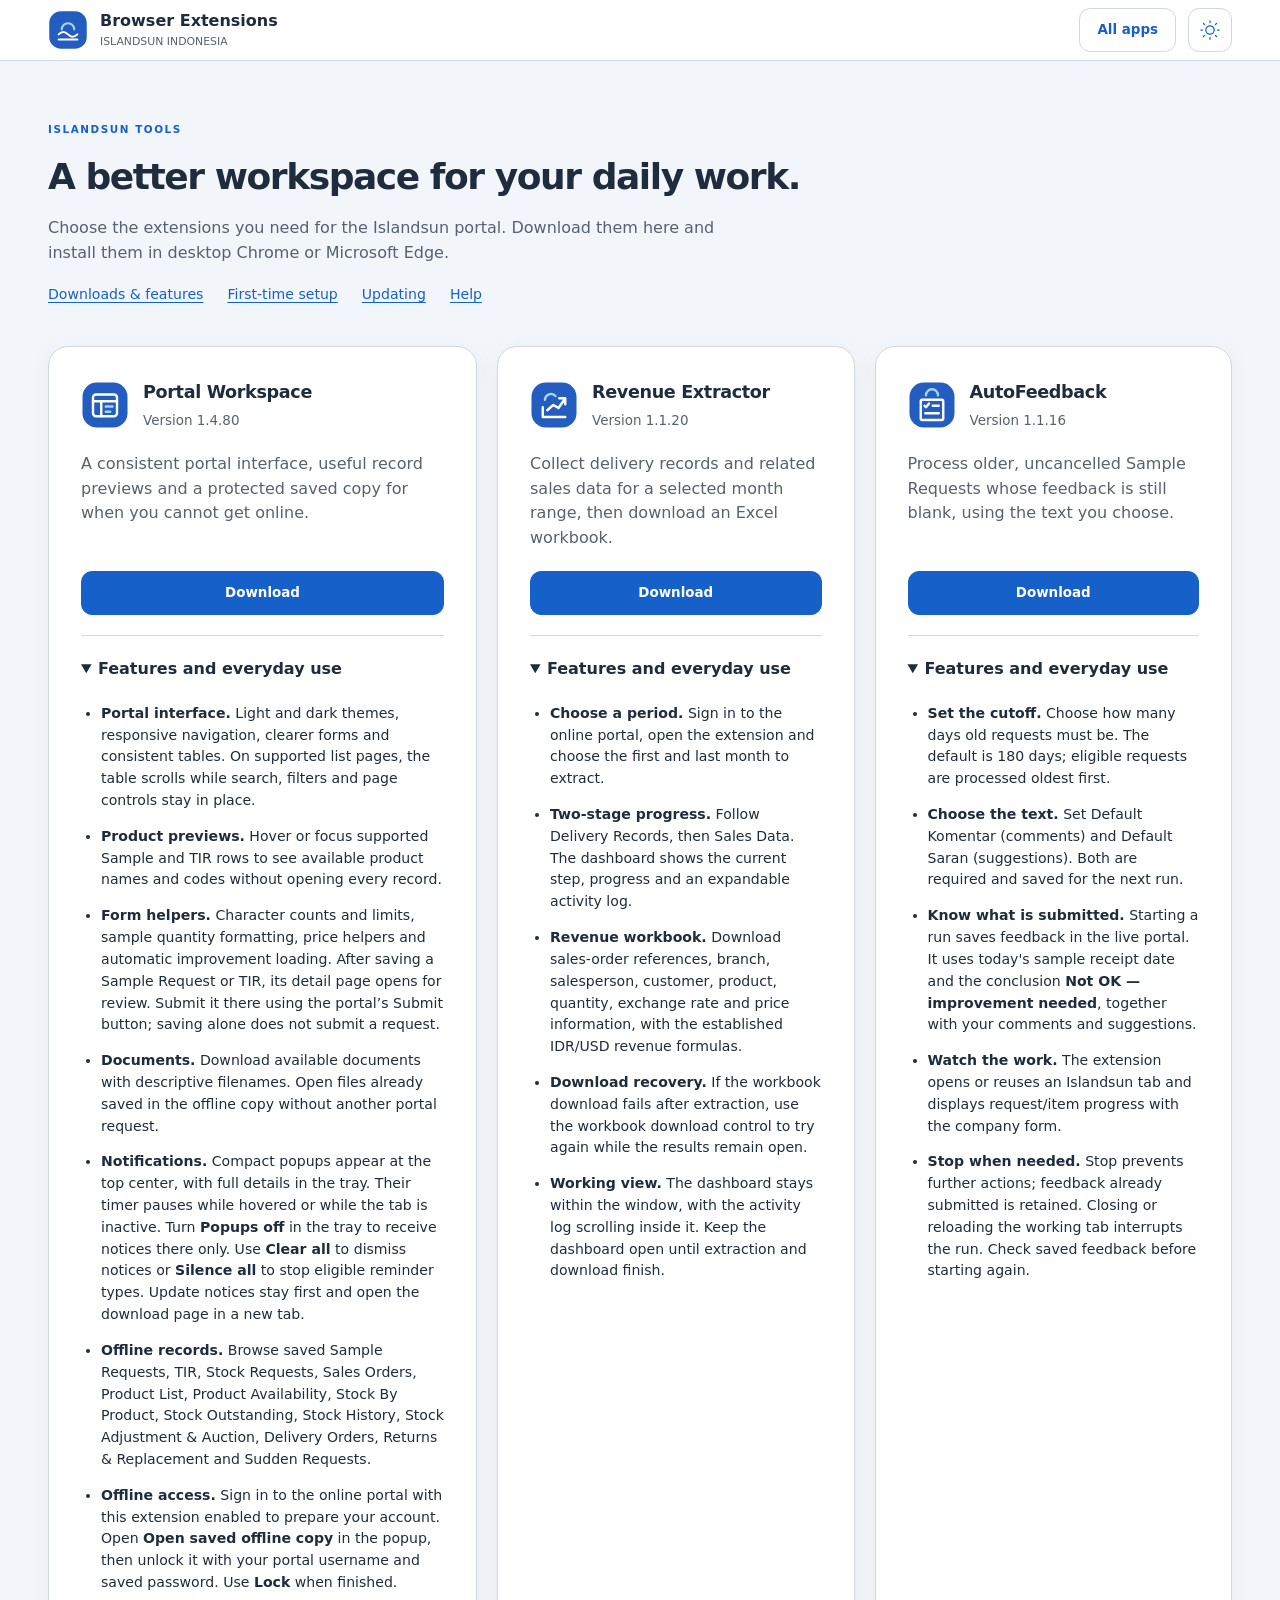
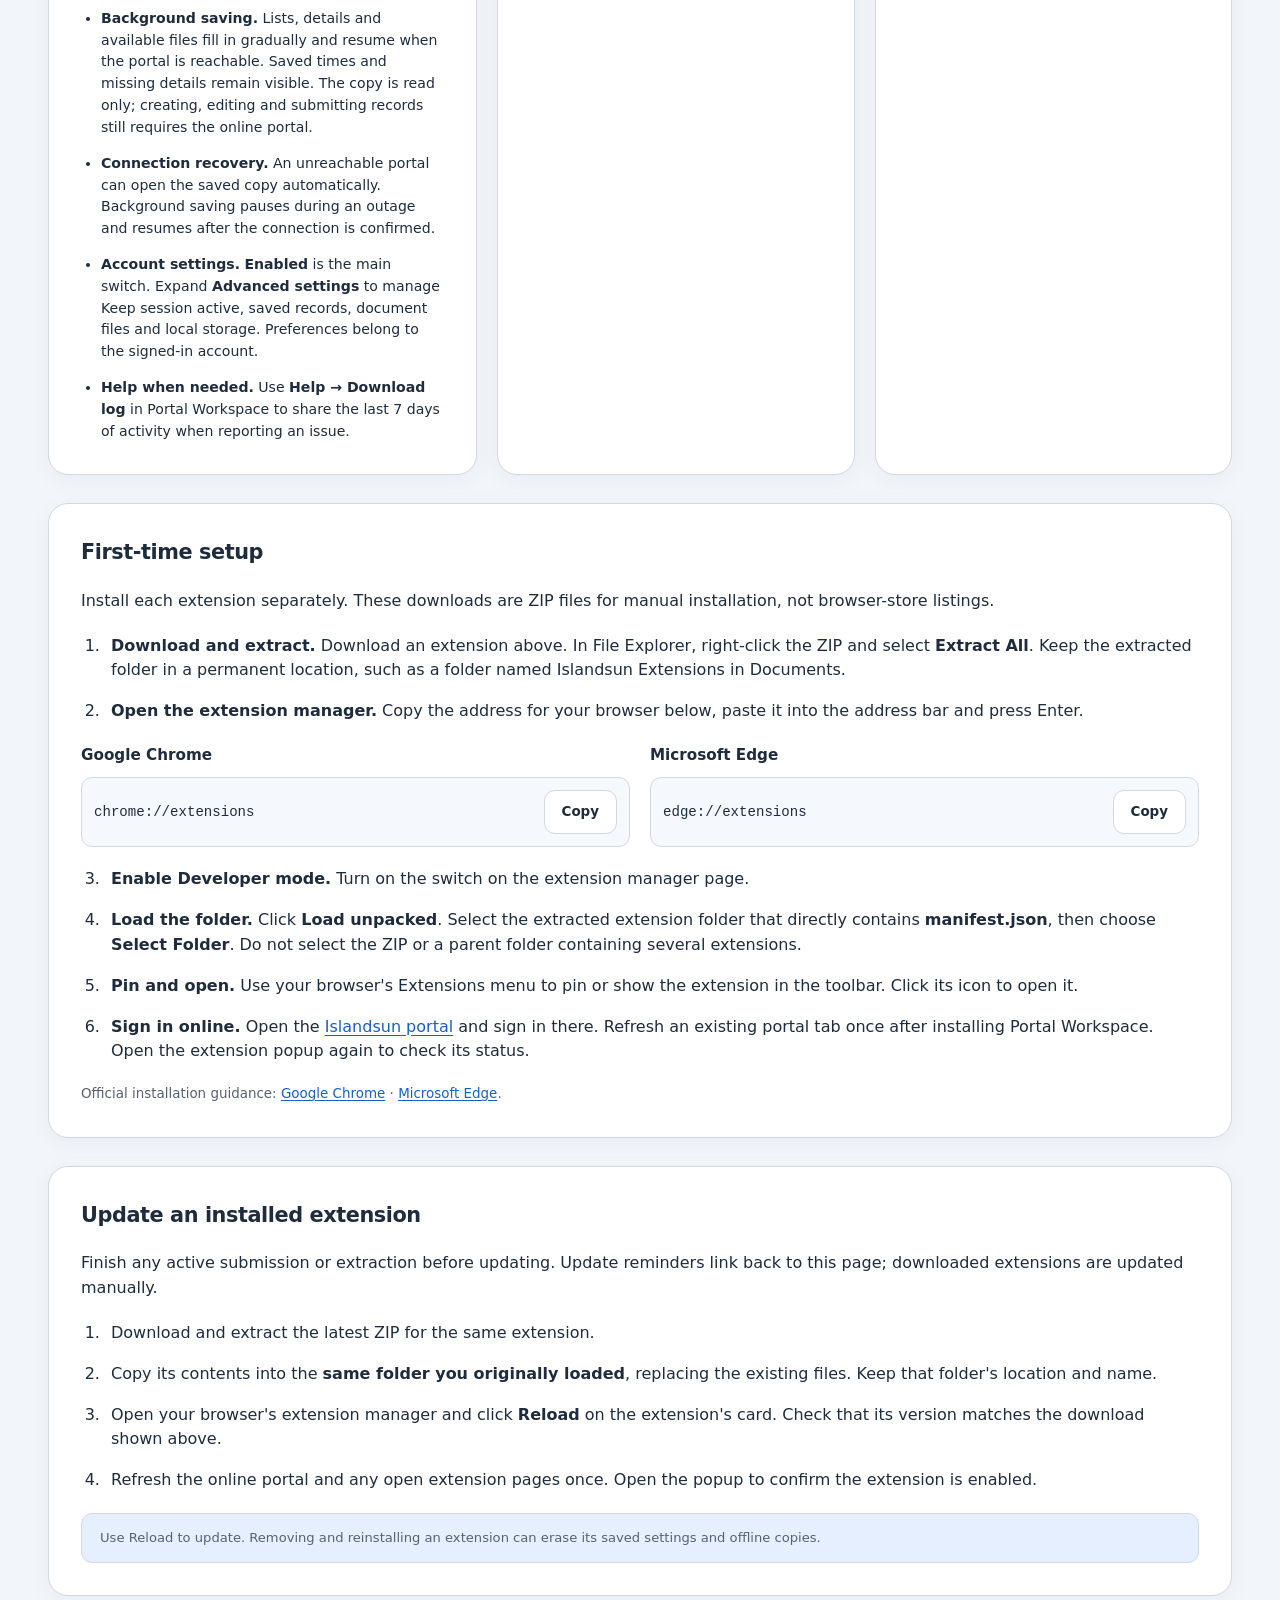
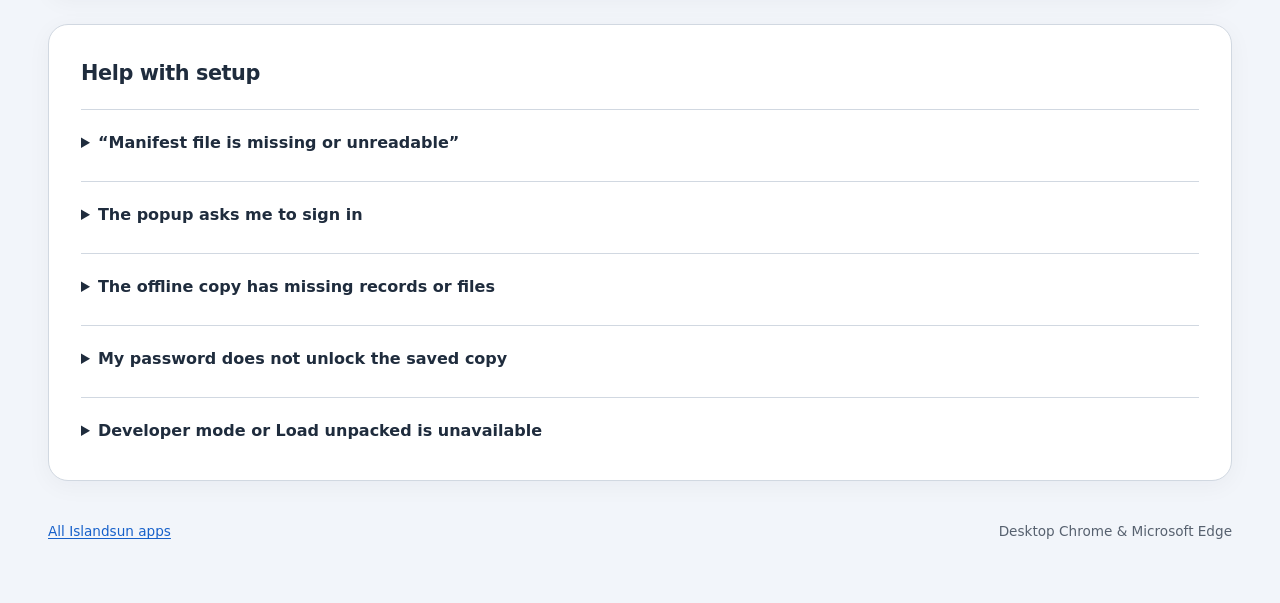
<file: index.html>
<!doctype html>
<html lang="en" class="isi-theme">
<head>
  <meta charset="utf-8">
  <meta name="viewport" content="width=device-width, initial-scale=1">
  <meta name="color-scheme" content="light dark">
  <meta name="description" content="Download Islandsun Portal Workspace, Revenue Extractor and AutoFeedback, with setup and update instructions for Chrome and Edge.">
  <title>Browser Extensions · Islandsun</title>
  <link rel="icon" href="assets/family/assets/icons/favicon.ico">
  <link rel="stylesheet" href="assets/family/css/tokens.css">
  <link rel="stylesheet" href="assets/family/css/components.css">
  <link rel="stylesheet" href="assets/family/css/interaction.css">
  <link rel="stylesheet" href="assets/family/css/workspace.css">
  <link rel="stylesheet" href="css/guide.css">
  <script type="module" src="assets/family/js/navigation.js"></script>
  <script type="module" src="js/guide.js"></script>
</head>
<body class="isi-ui isi-workspace" data-family-app>
  <a class="isi-skip-link" href="#extensions">Skip to extensions</a>
  <header class="isi-header">
    <div class="isi-brand"><img src="assets/family/assets/icons/family.svg" width="40" height="40" alt=""><span>Browser Extensions<small>ISLANDSUN INDONESIA</small></span></div>
    <div class="isi-header-actions">
      <a class="isi-button isi-button--quiet" data-family-home href="../isi-share/">All apps</a>
      <button type="button" id="theme-toggle" class="isi-button isi-button--icon isi-theme-toggle" aria-label="Switch color scheme"></button>
    </div>
  </header>
  <main class="workspace-main guide-main">
    <section class="guide-intro" aria-labelledby="page-title">
      <p class="isi-eyebrow">ISLANDSUN TOOLS</p>
      <h1 id="page-title">A better workspace for your daily work.</h1>
      <p>Choose the extensions you need for the Islandsun portal. Download them here and install them in desktop Chrome or Microsoft Edge.</p>
      <nav class="guide-jump-links" aria-label="On this page"><a href="#extensions">Downloads &amp; features</a><a href="#setup">First-time setup</a><a href="#updates">Updating</a><a href="#help">Help</a></nav>
    </section>

    <section id="extensions" class="extension-grid" aria-label="Downloads and features">
      <article id="workspace" class="isi-card extension-card">
        <div class="extension-identity"><img src="assets/icons/portal-workspace.svg" width="48" height="48" alt=""><div><h2>Portal Workspace</h2><p class="isi-muted" data-version="workspace">Version information loading</p></div></div>
        <p>A consistent portal interface, useful record previews and a protected saved copy for when you cannot get online.</p>
        <a class="isi-button isi-button--primary" href="downloads/Islandsun-Portal-Workspace.zip" download aria-label="Download Portal Workspace">Download</a>
        <details class="guide-features" open><summary>Features and everyday use</summary>
          <ul>
            <li><strong>Portal interface.</strong> Light and dark themes, responsive navigation, clearer forms and consistent tables. On supported list pages, the table scrolls while search, filters and page controls stay in place.</li>
            <li><strong>Product previews.</strong> Hover or focus supported Sample and TIR rows to see available product names and codes without opening every record.</li>
            <li><strong>Form helpers.</strong> Character counts and limits, sample quantity formatting, price helpers and automatic improvement loading. After saving a Sample Request or TIR, its detail page opens for review. Submit it there using the portal’s Submit button; saving alone does not submit a request.</li>
            <li><strong>Documents.</strong> Download available documents with descriptive filenames. Open files already saved in the offline copy without another portal request.</li>
            <li><strong>Notifications.</strong> Compact popups appear at the top center, with full details in the tray. Their timer pauses while hovered or while the tab is inactive. Turn <strong>Popups off</strong> in the tray to receive notices there only. Use <strong>Clear all</strong> to dismiss notices or <strong>Silence all</strong> to stop eligible reminder types. Update notices stay first and open the download page in a new tab.</li>
            <li><strong>Offline records.</strong> Browse saved Sample Requests, TIR, Stock Requests, Sales Orders, Product List, Product Availability, Stock By Product, Stock Outstanding, Stock History, Stock Adjustment &amp; Auction, Delivery Orders, Returns &amp; Replacement and Sudden Requests.</li>
            <li><strong>Offline access.</strong> Sign in to the online portal with this extension enabled to prepare your account. Open <strong>Open saved offline copy</strong> in the popup, then unlock it with your portal username and saved password. Use <strong>Lock</strong> when finished.</li>
            <li><strong>Background saving.</strong> Lists, details and available files fill in gradually and resume when the portal is reachable. Saved times and missing details remain visible. The copy is read only; creating, editing and submitting records still requires the online portal.</li>
            <li><strong>Connection recovery.</strong> An unreachable portal can open the saved copy automatically. Background saving pauses during an outage and resumes after the connection is confirmed.</li>
            <li><strong>Account settings.</strong> <strong>Enabled</strong> is the main switch. Expand <strong>Advanced settings</strong> to manage Keep session active, saved records, document files and local storage. Preferences belong to the signed-in account.</li>
            <li><strong>Help when needed.</strong> Use <strong>Help → Download log</strong> in Portal Workspace to share the last 7 days of activity when reporting an issue.</li>
          </ul>
        </details>
      </article>

      <article id="revenue" class="isi-card extension-card">
        <div class="extension-identity"><img src="assets/family/assets/icons/revenue.svg" width="48" height="48" alt=""><div><h2>Revenue Extractor</h2><p class="isi-muted" data-version="revenue">Version information loading</p></div></div>
        <p>Collect delivery records and related sales data for a selected month range, then download an Excel workbook.</p>
        <a class="isi-button isi-button--primary" href="downloads/Islandsun-Revenue.zip" download aria-label="Download Revenue Extractor">Download</a>
        <details class="guide-features" open><summary>Features and everyday use</summary>
          <ul>
            <li><strong>Choose a period.</strong> Sign in to the online portal, open the extension and choose the first and last month to extract.</li>
            <li><strong>Two-stage progress.</strong> Follow Delivery Records, then Sales Data. The dashboard shows the current step, progress and an expandable activity log.</li>
            <li><strong>Revenue workbook.</strong> Download sales-order references, branch, salesperson, customer, product, quantity, exchange rate and price information, with the established IDR/USD revenue formulas.</li>
            <li><strong>Download recovery.</strong> If the workbook download fails after extraction, use the workbook download control to try again while the results remain open.</li>
            <li><strong>Working view.</strong> The dashboard stays within the window, with the activity log scrolling inside it. Keep the dashboard open until extraction and download finish.</li>
          </ul>
        </details>
      </article>

      <article id="feedback" class="isi-card extension-card">
        <div class="extension-identity"><img src="assets/family/assets/icons/feedback.svg" width="48" height="48" alt=""><div><h2>AutoFeedback</h2><p class="isi-muted" data-version="feedback">Version information loading</p></div></div>
        <p>Process older, uncancelled Sample Requests whose feedback is still blank, using the text you choose.</p>
        <a class="isi-button isi-button--primary" href="downloads/IslandSun-AutoFeedback.zip" download aria-label="Download AutoFeedback">Download</a>
        <details class="guide-features" open><summary>Features and everyday use</summary>
          <ul>
            <li><strong>Set the cutoff.</strong> Choose how many days old requests must be. The default is 180 days; eligible requests are processed oldest first.</li>
            <li><strong>Choose the text.</strong> Set Default Komentar (comments) and Default Saran (suggestions). Both are required and saved for the next run.</li>
            <li><strong>Know what is submitted.</strong> Starting a run saves feedback in the live portal. It uses today's sample receipt date and the conclusion <strong>Not OK — improvement needed</strong>, together with your comments and suggestions.</li>
            <li><strong>Watch the work.</strong> The extension opens or reuses an Islandsun tab and displays request/item progress with the company form.</li>
            <li><strong>Stop when needed.</strong> Stop prevents further actions; feedback already submitted is retained. Closing or reloading the working tab interrupts the run. Check saved feedback before starting again.</li>
          </ul>
        </details>
      </article>
    </section>

    <section id="setup" class="isi-card guide-section" aria-labelledby="setup-title">
      <h2 id="setup-title">First-time setup</h2>
      <p>Install each extension separately. These downloads are ZIP files for manual installation, not browser-store listings.</p>
      <ol class="guide-steps">
        <li><strong>Download and extract.</strong> Download an extension above. In File Explorer, right-click the ZIP and select <strong>Extract All</strong>. Keep the extracted folder in a permanent location, such as a folder named Islandsun Extensions in Documents.</li>
        <li><strong>Open the extension manager.</strong> Copy the address for your browser below, paste it into the address bar and press Enter.</li>
      </ol>
      <div class="browser-addresses">
        <div><h3>Google Chrome</h3><div class="browser-address"><code>chrome://extensions</code><button type="button" class="isi-button" data-copy="chrome://extensions" aria-label="Copy Chrome extensions address">Copy</button></div></div>
        <div><h3>Microsoft Edge</h3><div class="browser-address"><code>edge://extensions</code><button type="button" class="isi-button" data-copy="edge://extensions" aria-label="Copy Edge extensions address">Copy</button></div></div>
      </div>
      <ol class="guide-steps" start="3">
        <li><strong>Enable Developer mode.</strong> Turn on the switch on the extension manager page.</li>
        <li><strong>Load the folder.</strong> Click <strong>Load unpacked</strong>. Select the extracted extension folder that directly contains <strong>manifest.json</strong>, then choose <strong>Select Folder</strong>. Do not select the ZIP or a parent folder containing several extensions.</li>
        <li><strong>Pin and open.</strong> Use your browser's Extensions menu to pin or show the extension in the toolbar. Click its icon to open it.</li>
        <li><strong>Sign in online.</strong> Open the <a href="http://apps.islandsunindonesia.com:81/islandsun/" target="_blank" rel="noopener">Islandsun portal</a> and sign in there. Refresh an existing portal tab once after installing Portal Workspace. Open the extension popup again to check its status.</li>
      </ol>
      <p class="isi-muted">Official installation guidance: <a href="https://developer.chrome.com/docs/extensions/get-started/tutorial/hello-world#load-unpacked" target="_blank" rel="noopener">Google Chrome</a> · <a href="https://learn.microsoft.com/en-us/microsoft-edge/extensions/getting-started/extension-sideloading" target="_blank" rel="noopener">Microsoft Edge</a>.</p>
    </section>

    <section id="updates" class="isi-card guide-section" aria-labelledby="updates-title">
      <h2 id="updates-title">Update an installed extension</h2>
      <p>Finish any active submission or extraction before updating. Update reminders link back to this page; downloaded extensions are updated manually.</p>
      <ol class="guide-steps">
        <li>Download and extract the latest ZIP for the same extension.</li>
        <li>Copy its contents into the <strong>same folder you originally loaded</strong>, replacing the existing files. Keep that folder's location and name.</li>
        <li>Open your browser's extension manager and click <strong>Reload</strong> on the extension's card. Check that its version matches the download shown above.</li>
        <li>Refresh the online portal and any open extension pages once. Open the popup to confirm the extension is enabled.</li>
      </ol>
      <p class="isi-notice">Use Reload to update. Removing and reinstalling an extension can erase its saved settings and offline copies.</p>
    </section>

    <section id="help" class="isi-card guide-section" aria-labelledby="help-title">
      <h2 id="help-title">Help with setup</h2>
      <details class="guide-features"><summary>“Manifest file is missing or unreadable”</summary><p>Open the extracted folder and find manifest.json. Select that exact folder with Load unpacked. If it is missing, extract the ZIP again; do not move individual files out of the extension folder.</p></details>
      <details class="guide-features"><summary>The popup asks me to sign in</summary><p>Sign in on the <strong>online Islandsun portal</strong>, then reopen the popup or choose Check again. Offline unlock only opens saved records; it does not sign you in to the server.</p></details>
      <details class="guide-features"><summary>The offline copy has missing records or files</summary><p>Background saving needs an available portal and a signed-in account. Keep Save offline records enabled in Advanced settings, and enable Save document files for attachments. Offline storage in the saved copy shows what has been saved. A missing attachment may not have been uploaded to the live portal.</p></details>
      <details class="guide-features"><summary>My password does not unlock the saved copy</summary><p>Use the password last confirmed by this extension during an online sign-in. After changing your portal password, sign in online with Portal Workspace enabled to update the saved account. Offline unlock cannot reset your portal password.</p></details>
      <details class="guide-features"><summary>Developer mode or Load unpacked is unavailable</summary><p>A company-managed browser may restrict manual extensions. Ask your IT team whether these extensions may be installed on that browser.</p></details>
    </section>
    <footer class="guide-footer"><a data-family-home href="../isi-share/">All Islandsun apps</a><span>Desktop Chrome &amp; Microsoft Edge</span></footer>
  </main>
</body>
</html>
</file>
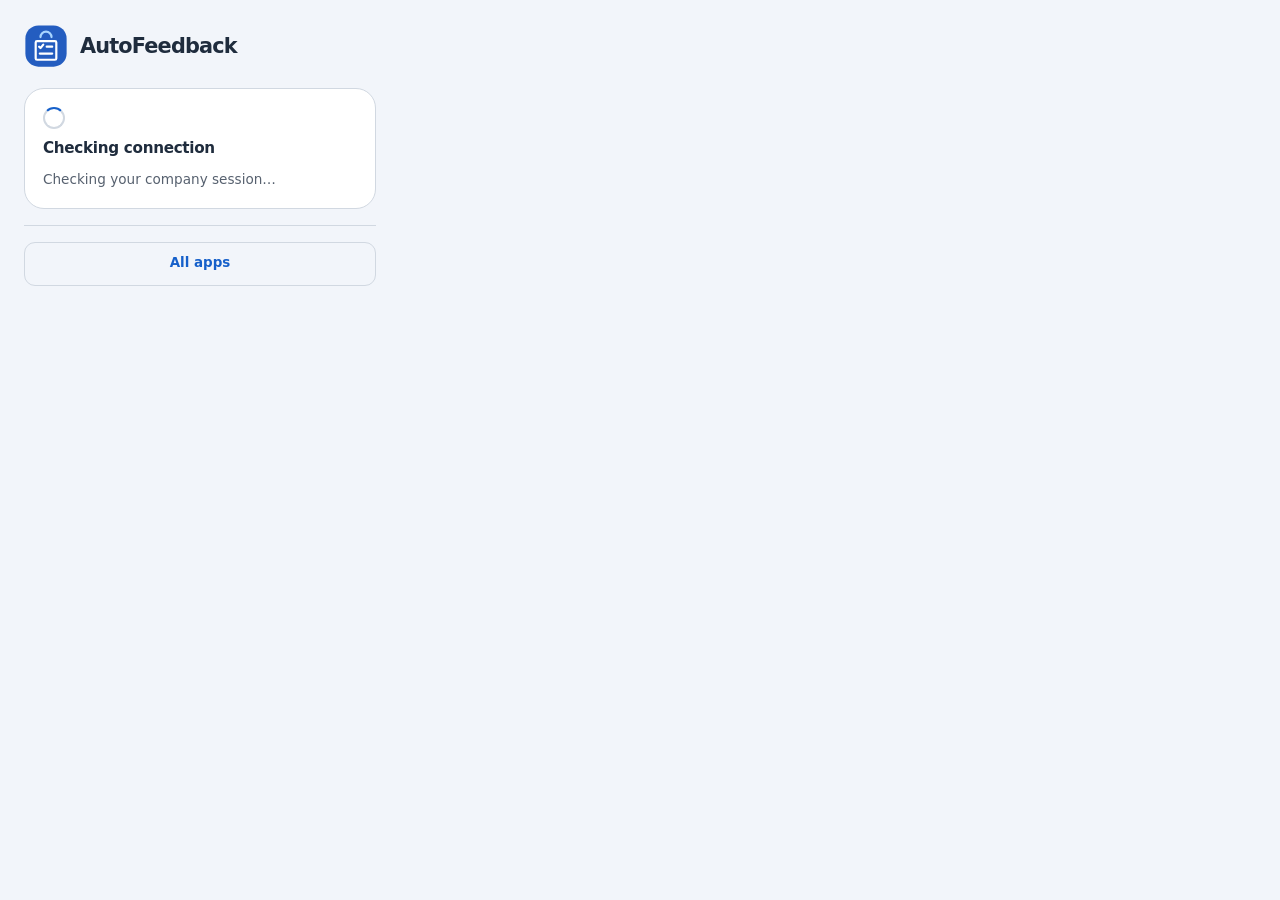
<file: IslandSun-AutoFeedback/popup.html>
<!doctype html>
<html lang="en" class="isi-theme">
<head>
  <meta charset="utf-8">
  <meta name="viewport" content="width=device-width, initial-scale=1">
  <meta name="color-scheme" content="light dark">
  <title>AutoFeedback</title>
  <link rel="icon" href="assets/family/assets/icons/feedback.svg" type="image/svg+xml">
  <link rel="stylesheet" href="assets/family/css/tokens.css">
  <link rel="stylesheet" href="assets/family/css/components.css">
  <link rel="stylesheet" href="assets/family/css/interaction.css">
  <link rel="stylesheet" href="assets/family/css/extension-popup.css">
  <link rel="stylesheet" href="css/update-popup.css">
  <script type="module" src="js/popup.js"></script>
  <script type="module" src="assets/family/js/navigation.js"></script>
</head>
<body class="isi-ui" data-family-app>
  <header class="popup-header"><img src="assets/family/assets/icons/feedback.svg" width="44" height="44" alt=""><h1>AutoFeedback</h1></header>
  <main>
    <section id="connection-state" aria-live="polite" data-state="checking"><span id="connection-spinner" class="isi-spinner" aria-hidden="true"></span><h2 id="state-title">Checking connection</h2><p id="state-message" class="isi-muted">Checking your company session…</p></section>
    <button type="button" id="login-button" class="isi-button isi-button--primary" hidden>Sign in</button>
    <button type="button" id="retry-button" class="isi-button" hidden>Check again</button>
    <form id="settings-form" class="popup-settings" novalidate hidden>
      <label for="days">Process older than (days)<input type="number" id="days" name="days" value="180" min="1" max="36500" step="1" required></label>
      <label for="komentar">Default Komentar<input type="text" id="komentar" name="komentar" value="Not ok" required></label>
      <label for="saran">Default Saran<input type="text" id="saran" name="saran" value="Drop" required></label>
      <button type="submit" id="start-button" class="isi-button isi-button--primary">Start AutoFeedback</button>
    </form>
    <section id="job-state" class="popup-job" hidden aria-label="Current feedback run">
      <p id="job-message" role="status"></p>
      <progress id="job-progress" max="100" aria-label="Feedback progress"></progress>
      <button type="button" id="open-job" class="isi-button">View company tab</button>
      <button type="button" id="stop-button" class="isi-button isi-button--danger">Stop AutoFeedback</button>
      <button type="button" id="restart-button" class="isi-button" hidden>Prepare another run</button>
    </section>
    <p id="error-message" class="isi-notice popup-error" data-tone="error" role="alert" hidden></p>
  </main>
  <footer><a href="https://budhi-halim.github.io/isi-share/" class="isi-button isi-button--quiet" data-family-home target="_blank" rel="noopener">All apps</a></footer>
</body>
</html>
</file>
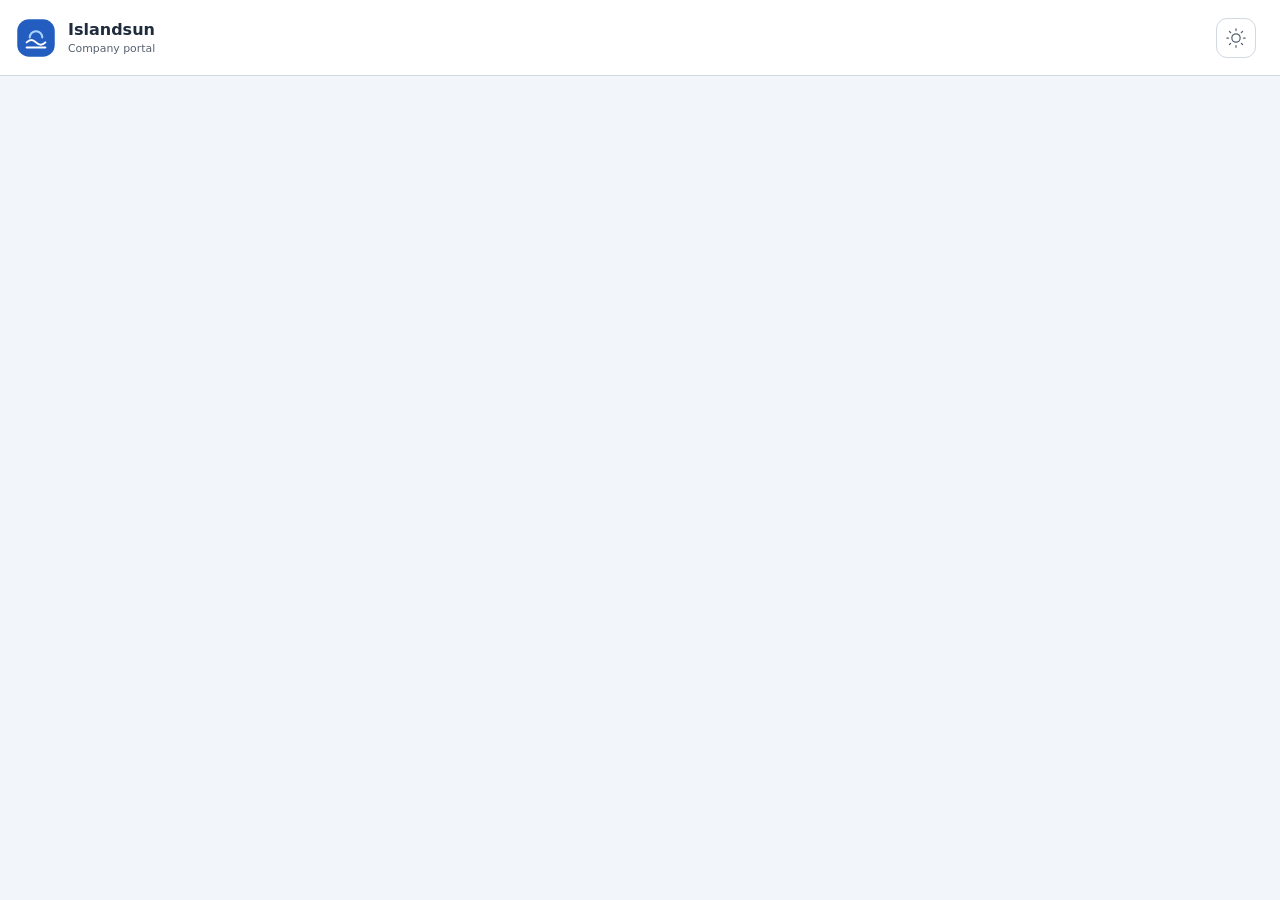
<file: Islandsun-Portal-Workspace/offline.html>
<!doctype html>
<html lang="en" class="isi-theme">
<head>
  <meta charset="utf-8">
  <meta name="viewport" content="width=device-width, initial-scale=1">
  <meta name="color-scheme" content="light dark">
  <title>Islandsun • Saved workspace</title>
  <link rel="icon" href="assets/family/assets/icons/family.svg">
  <link rel="stylesheet" href="assets/family/css/tokens.css">
  <link rel="stylesheet" href="assets/family/css/components.css">
  <link rel="stylesheet" href="assets/family/css/notifications.css">
  <link rel="stylesheet" href="assets/family/css/row-hover.css">
  <link rel="stylesheet" href="css/product-preview.css">
  <link rel="stylesheet" href="css/offline.css">
  <script type="module" src="js/offline-ui.js"></script>
</head>
<body class="isi-ui offline-workspace" data-access="checking">
  <header class="offline-header">
    <a class="isi-brand" href="offline.html"><img src="assets/family/assets/icons/family.svg" alt="" width="40" height="40"><span>Islandsun<small>Company portal</small></span></a>
    <button id="navigation-toggle" class="isi-button offline-icon-button" type="button" aria-label="Toggle navigation" aria-controls="sections" aria-expanded="true"></button>
    <div class="offline-actions"><span id="account-name" class="offline-account"></span><button id="lock-offline" class="isi-button" type="button">Lock</button><button id="theme" class="isi-button offline-icon-button" type="button" aria-label="Switch to dark mode"></button><a class="isi-button offline-live-link" href="http://apps.islandsunindonesia.com:81/islandsun/login" target="_blank" rel="noopener">Open live portal</a></div>
  </header>
  <section id="offline-sign-in" aria-labelledby="offline-sign-in-title" hidden>
    <form id="offline-login-form" class="isi-card" novalidate>
      <img src="assets/family/assets/icons/family.svg" width="48" height="48" alt="">
      <h1 id="offline-sign-in-title">Open your saved workspace</h1>
      <p id="offline-access-description" class="isi-muted">Use your portal sign-in to open your saved copy, even without internet.</p>
      <div id="offline-device-accounts" hidden><label for="offline-account-choice">Saved account</label><select id="offline-account-choice"></select></div>
      <div id="offline-credential-fields">
      <label for="offline-username">Username</label><input id="offline-username" name="username" autocomplete="username" required>
      <label id="offline-password-label" for="offline-password">Password</label><input id="offline-password" name="password" type="password" autocomplete="current-password" required aria-describedby="offline-login-help offline-login-error">
      <p id="offline-login-help" class="isi-muted">Use the password you last signed in with while Portal Workspace was enabled.</p>
      </div>
      <p id="offline-login-error" role="alert"></p>
      <button id="offline-unlock" class="isi-button isi-button--primary" type="submit">Open saved copy</button>
      <button id="offline-previous-password" class="isi-button isi-button--quiet" type="button">Changed your portal password?</button>
    </form>
  </section>
  <aside class="offline-banner" aria-label="Saved copy notice"><details id="offline-notice"><summary><strong class="offline-notice-full">Saved offline copy · Read only</strong><strong class="offline-notice-short">Offline · Read only</strong><span id="offline-notice-time">No saved snapshot selected.</span></summary><div class="offline-notice-details"><span id="offline-protection"></span><span id="snapshot-time">No saved snapshot selected.</span><a id="recovered" hidden href="http://apps.islandsunindonesia.com:81/islandsun/login" target="_blank" rel="noopener">Server available — sign in</a></div></details></aside>
  <nav id="sections" aria-label="Saved records"></nav>
  <main>
    <div id="list-view">
    <div class="offline-heading"><div><h1 id="title">Saved records</h1><p id="coverage" class="isi-muted" role="status">Opening your local archive…</p></div><button id="refresh" class="isi-button" type="button">Refresh saved view</button></div>
    <nav id="stock-card-views" class="offline-view-switch" aria-label="Stock views" hidden></nav>
    <div id="availability-views" class="offline-view-switch" role="group" aria-label="Availability view" hidden><button id="calendar-view-button" class="isi-button" type="button" aria-pressed="false">Availability calendar</button><button id="table-view-button" class="isi-button" type="button" aria-pressed="true">Availability table</button></div>
    <section class="isi-card offline-table-card" aria-label="Record list">
      <details id="filters"><summary>Filters</summary><div class="offline-filters">
        <label>Status<select id="status"><option value="">All statuses</option></select></label>
        <div id="reporting-period-label" hidden><label for="reporting-period">Reporting month</label><select id="reporting-period"><option value="">All saved months</option></select></div>
        <div id="availability-category-label" hidden><label for="availability-category">Schedule status (saved)</label><select id="availability-category"><option value="">All schedule statuses</option></select></div>
        <label>From<input id="from" type="date"></label><label>To<input id="to" type="date"></label>
        <button id="reset" class="isi-button" type="button">Reset</button>
      </div></details>
      <div class="offline-toolbar"><label>Show<select id="page-size" aria-label="Entries per page"><option>10</option><option selected>25</option><option>50</option><option>100</option></select>entries</label><div class="offline-table-tools"><label>Search<input id="search" type="search" placeholder="Number, customer, product…" autocomplete="off"></label><details class="offline-columns"><summary>Columns</summary><div id="columns"></div></details></div></div>
      <div class="offline-table-scroll" tabindex="0" aria-label="Scrollable saved records"><table><thead id="head"></thead><tbody id="rows"></tbody></table><p id="empty" hidden></p></div>
      <div class="offline-pagination"><p id="count" role="status"></p><div><button id="previous" class="isi-button" type="button">Previous</button><span id="page-number"></span><button id="next" class="isi-button" type="button">Next</button></div></div>
    </section>
    <section id="availability-calendar" class="isi-card offline-calendar" aria-labelledby="calendar-title" hidden>
      <div class="offline-calendar-toolbar"><h2 id="calendar-title" data-calendar-heading></h2><div><button class="isi-button" type="button" data-calendar-offset="-12" aria-label="Previous year">«</button><button class="isi-button" type="button" data-calendar-offset="-1" aria-label="Previous month">‹</button><button class="isi-button" type="button" data-calendar-today>Today</button><button class="isi-button" type="button" data-calendar-offset="1" aria-label="Next month">›</button><button class="isi-button" type="button" data-calendar-offset="12" aria-label="Next year">»</button><label>Month<input type="month" data-calendar-month min="0001-01" max="9999-12"></label></div></div>
      <p data-calendar-count class="isi-muted" role="status"></p>
      <div class="offline-calendar-scroll" tabindex="0" aria-label="Scrollable availability calendar"><div class="offline-calendar-weekdays" aria-hidden="true"><span>Sun</span><span>Mon</span><span>Tue</span><span>Wed</span><span>Thu</span><span>Fri</span><span>Sat</span></div><div data-calendar-grid class="offline-calendar-grid"></div></div>
    </section>
    <details class="offline-storage">
      <summary>Offline storage</summary>
      <div class="offline-storage-content" role="region" aria-label="Offline storage">
      <button id="close-archive-panel" class="isi-button" type="button">Close</button>
      <p id="connection"></p>
      <p id="storage"></p><p id="retention"></p>
      <p>Records and files save gradually while you are signed in. Check their saved dates before using them.</p>
      <p>Use the live portal to create or edit requests and view Undelivered Stock.</p>
      <button id="persist" class="isi-button" type="button">Keep archive on this device</button>
      <button id="check" class="isi-button" type="button">Check connection and sync</button>
      </div>
    </details>
    </div>
    <section id="record-view" aria-labelledby="record-title" hidden>
      <div class="offline-heading"><div><h1 id="record-title" tabindex="-1"></h1><p id="record-number"></p></div><button id="close-record" class="isi-button" type="button">Back to list</button></div>
      <p id="detail-time" class="isi-muted"></p>
      <div id="record-content"></div>
    </section>
  </main>
</body>
</html>
</file>
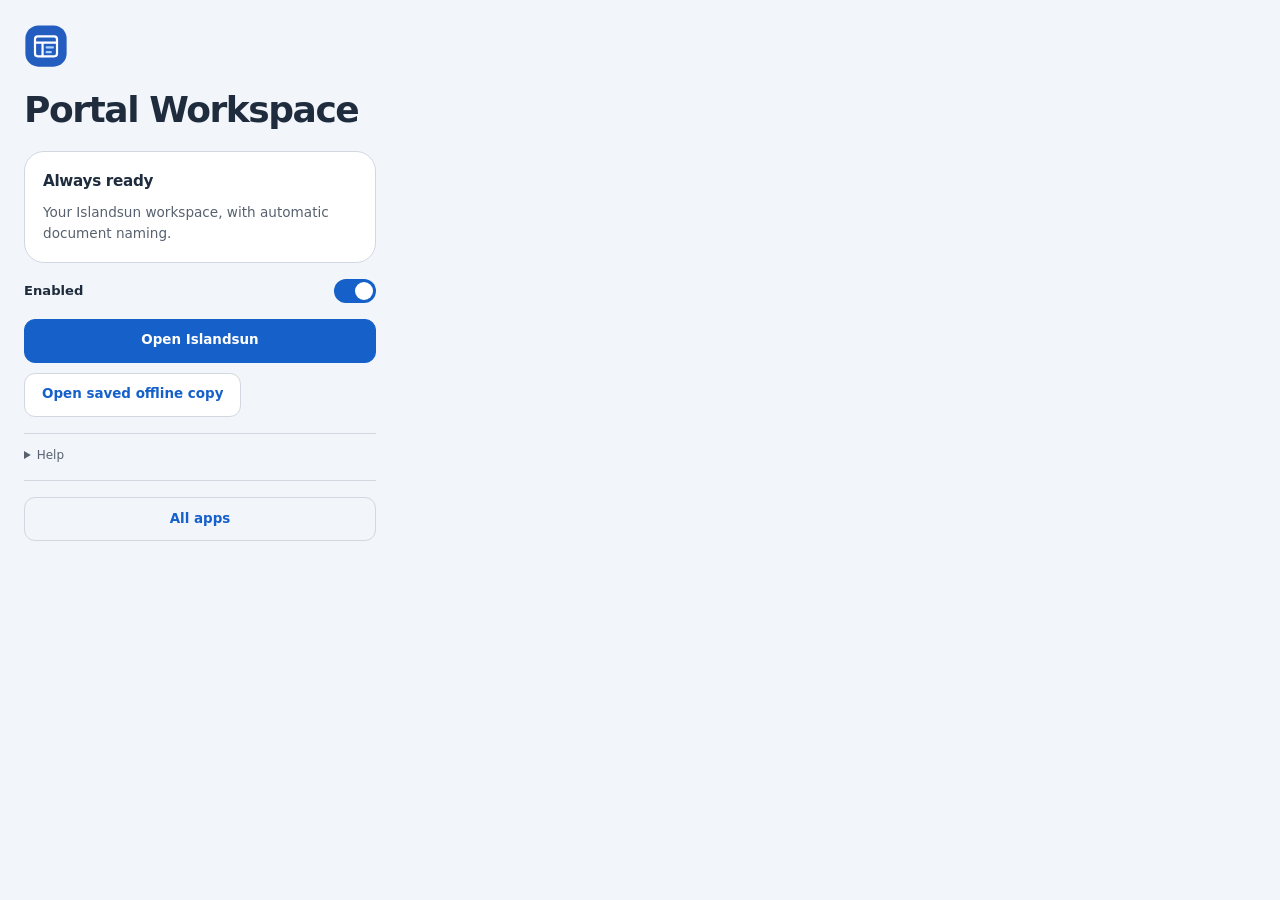
<file: Islandsun-Portal-Workspace/popup.html>
<!doctype html>
<html lang="en" class="isi-theme">
<head>
  <meta charset="utf-8">
  <meta name="viewport" content="width=device-width, initial-scale=1">
  <meta name="color-scheme" content="light dark">
  <title>Portal Workspace</title>
  <link rel="icon" href="assets/icons/portal-workspace.svg">
  <link rel="stylesheet" href="assets/family/css/tokens.css">
  <link rel="stylesheet" href="assets/family/css/components.css">
  <link rel="stylesheet" href="assets/family/css/extension-popup.css">
  <link rel="stylesheet" href="css/popup.css">
  <link rel="stylesheet" href="css/update-popup.css">
  <script type="module" src="js/popup.js"></script>
</head>
<body class="isi-ui" data-signed-in="false">
  <header class="popup-header"><img src="assets/icons/portal-workspace.svg" width="44" height="44" alt=""></header>
  <main>
    <h1>Portal Workspace</h1>
    <section id="connection-state" aria-live="polite"><h2 id="state-title">Always ready</h2><p class="isi-muted">Your Islandsun workspace, with automatic document naming.</p></section>
    <label class="setting"><span>Enabled</span><input id="enabled" type="checkbox" role="switch" checked><span class="isi-toggle-track" aria-hidden="true"></span></label>
    <button type="button" id="open-portal" class="isi-button isi-button--primary">Open Islandsun</button>
    <a href="offline.html" target="_blank" rel="noopener" class="isi-button">Open saved offline copy</a>
    <details data-account-settings id="advanced-settings" class="connection-diagnostics">
      <summary>Advanced settings</summary>
      <p id="settings-account" class="isi-muted"></p>
      <label class="setting"><span>Keep session active</span><input id="keep-session-active" type="checkbox" role="switch" checked aria-describedby="session-status"><span class="isi-toggle-track" aria-hidden="true"></span></label>
      <p id="session-status" role="status" class="isi-muted">Keeps you signed in while the browser is open.</p>
      <label class="setting"><span>Save offline records</span><input id="offline-enabled" type="checkbox" role="switch" checked><span class="isi-toggle-track" aria-hidden="true"></span></label>
      <p id="offline-status" class="isi-muted" role="status">The offline copy fills in while you are signed in.</p>
      <label class="setting"><span>Save document files</span><input id="offline-documents" type="checkbox" role="switch" checked aria-describedby="document-setting-help"><span class="isi-toggle-track" aria-hidden="true"></span></label>
      <p id="document-setting-help" class="isi-muted">Include PDFs and attachments in your offline copy.</p>
      <p id="archive-usage" role="status">Open these settings to check saved storage.</p>
      <button type="button" id="refresh-storage" class="isi-button isi-button--quiet">Refresh storage usage</button>
      <button type="button" id="clear-account-archive" class="isi-button" disabled>Delete my offline copy</button>
      <button type="button" id="clear-all-archives" class="isi-button">Delete all offline copies</button>
      <p class="isi-muted">When saving is enabled, deleted copies fill in again automatically.</p>
      <p id="archive-settings-message" role="status"></p>
      <progress id="archive-delete-progress" aria-label="Offline copy deletion progress" hidden></progress>
    </details>
    <p id="message" role="status" class="isi-muted"></p>
    <details class="connection-diagnostics">
      <summary>Help</summary>
      <p class="isi-muted">Having trouble? Download the last 7 days of activity to share with support.</p>
      <button type="button" id="download-diagnostic-log" class="isi-button">Download log</button>
      <p id="diagnostics-status" role="status"></p>
    </details>
  </main>
  <dialog id="archive-delete-dialog" aria-labelledby="archive-delete-title" aria-describedby="archive-delete-description">
    <h2 id="archive-delete-title">Delete saved offline copy?</h2>
    <p id="archive-delete-description"></p>
    <div class="archive-dialog-actions"><button type="button" id="cancel-archive-delete" class="isi-button" autofocus>Cancel</button><button type="button" id="confirm-archive-delete" class="isi-button isi-button--primary">Delete copy</button></div>
  </dialog>
  <footer><a href="https://budhi-halim.github.io/isi-share/" class="isi-button isi-button--quiet" target="_blank" rel="noopener">All apps</a></footer>
</body>
</html>
</file>
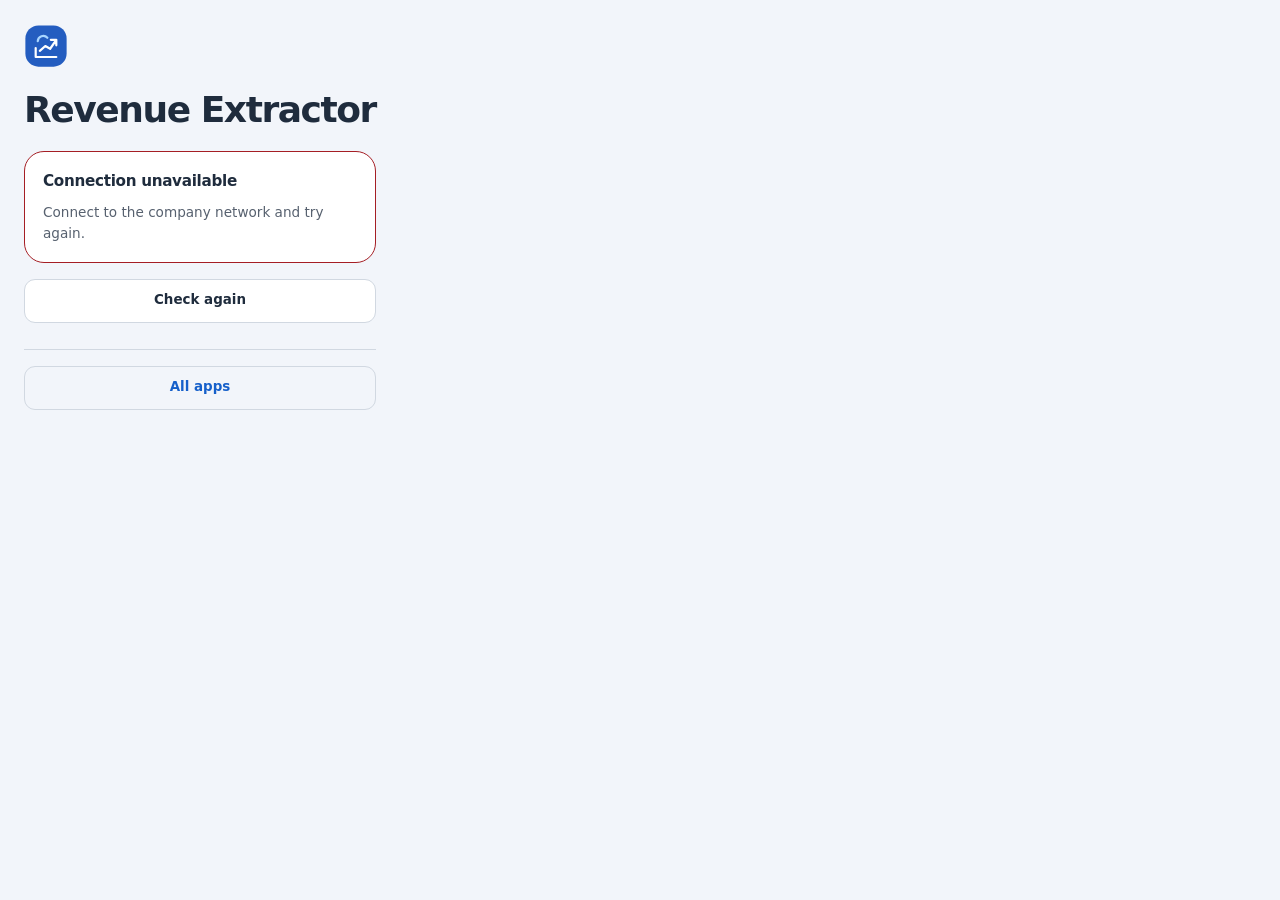
<file: Islandsun-Revenue/popup.html>
<!doctype html>
<html lang="en" class="isi-theme">
<head>
  <meta charset="utf-8">
  <meta name="viewport" content="width=device-width, initial-scale=1">
  <meta name="color-scheme" content="light dark">
  <title>Revenue Extractor</title>
  <link rel="stylesheet" href="assets/family/css/tokens.css">
  <link rel="stylesheet" href="assets/family/css/components.css">
  <link rel="stylesheet" href="assets/family/css/interaction.css">
  <link rel="stylesheet" href="assets/family/css/extension-popup.css">
  <link rel="stylesheet" href="css/update-popup.css">
  <script type="module" src="popup.js"></script>
  <script type="module" src="assets/family/js/navigation.js"></script>
</head>
<body class="isi-ui" data-family-app>
  <header class="popup-header"><img src="assets/family/assets/icons/revenue.svg" width="44" height="44" alt=""></header>
  <main>
    <h1>Revenue Extractor</h1>
    <section id="connection-state" aria-live="polite" data-state="checking"><span id="connection-spinner" class="isi-spinner" aria-hidden="true"></span><h2 id="state-title">Checking connection</h2><p id="state-message" class="isi-muted">Checking your company session…</p></section>
    <button type="button" id="login-button" class="isi-button isi-button--primary" hidden>Go to Login Page</button>
    <button type="button" id="dashboard-button" class="isi-button isi-button--primary" hidden>Open Dashboard</button>
    <button type="button" id="retry-button" class="isi-button" hidden>Check again</button>
  </main>
  <footer><a href="https://budhi-halim.github.io/isi-share/" class="isi-button isi-button--quiet" data-family-home target="_blank" rel="noopener">All apps</a></footer>
</body>
</html>
</file>
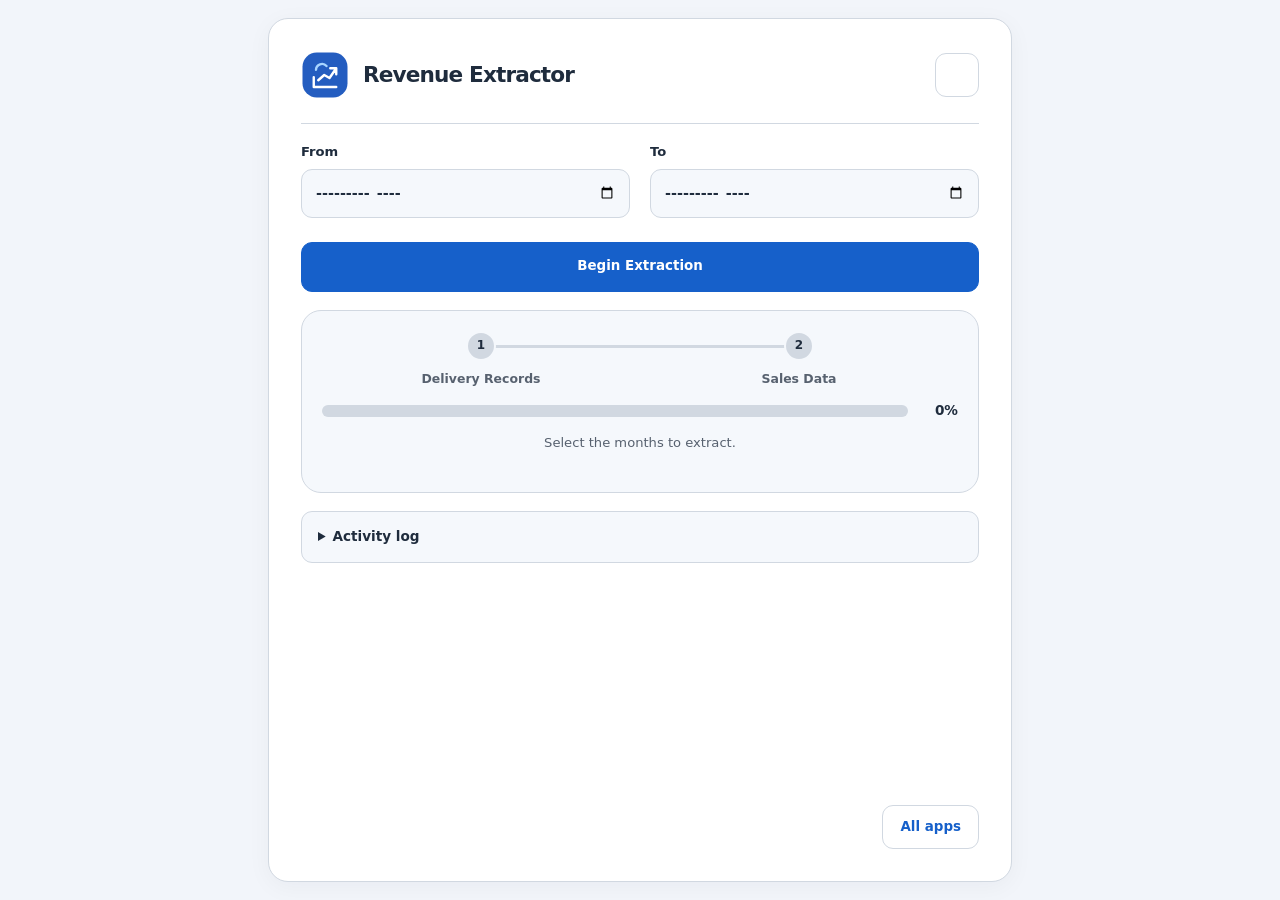
<file: Islandsun-Revenue/scraper.html>
<!doctype html>
<html lang="en" class="isi-theme">
<head>
  <meta charset="utf-8">
  <meta name="viewport" content="width=device-width, initial-scale=1">
  <meta name="color-scheme" content="light dark">
  <title>Revenue Extractor</title>
  <link rel="icon" href="assets/family/assets/icons/family.svg" type="image/svg+xml">
  <link rel="stylesheet" href="assets/family/css/tokens.css">
  <link rel="stylesheet" href="assets/family/css/components.css">
  <link rel="stylesheet" href="assets/family/css/interaction.css">
  <link rel="stylesheet" href="css/style.css">
  <script src="xlsx.full.min.js" defer></script>
  <script type="module" src="scraper.js"></script>
  <script type="module" src="assets/family/js/navigation.js"></script>
</head>
<body class="isi-ui" data-family-app>
  <main class="app-container">
    <section class="isi-card extractor-card" aria-labelledby="app-title">
      <header class="extractor-header">
        <div class="extractor-identity"><img src="assets/family/assets/icons/revenue.svg" width="48" height="48" alt=""><h1 id="app-title">Revenue Extractor</h1></div>
        <button type="button" id="theme-toggle" class="isi-button isi-button--icon isi-theme-toggle" aria-label="Switch color scheme"></button>
      </header>
      <form id="extraction-form" novalidate>
        <div class="date-group"><label for="start-month">From<input aria-describedby="validation-message" type="month" id="start-month" required></label><label for="end-month">To<input aria-describedby="validation-message" type="month" id="end-month" required></label></div>
        <button id="start-button" class="isi-button isi-button--primary start-button" type="submit"><span id="start-spinner" class="isi-spinner" aria-hidden="true" hidden></span><span id="start-button-label">Begin Extraction</span></button>
        <p id="resume-note" class="resume-note" aria-live="polite" hidden></p>
        <button id="restart-button" class="isi-button isi-button--quiet restart-button" type="button" hidden>Start over (discard saved progress)</button>
      </form>
      <section class="progress-wrapper" aria-label="Extraction workflow">
        <div class="stepper-container">
          <div class="step-line-bg" aria-hidden="true"><div class="step-line-fill" id="step-line" data-state="idle"></div></div>
          <ol class="stepper">
            <li class="step" id="step-one" data-state="idle"><span class="step-circle" aria-hidden="true">1</span><span class="step-label">Delivery Records</span></li>
            <li class="step" id="step-two" data-state="idle"><span class="step-circle" aria-hidden="true">2</span><span class="step-label">Sales Data</span></li>
          </ol>
        </div>
        <div class="progress-header"><span id="percent-label" aria-hidden="true">0%</span></div>
        <div class="progress-bar-bg" id="progress-meter" role="progressbar" aria-label="Delivery records progress" aria-valuemin="0" aria-valuemax="100" aria-valuenow="0"><div class="progress-bar" id="progress-bar" data-active="false" data-complete="false"></div></div>
        <p id="status-text" role="status">Select the months to extract.</p>
        <p id="validation-message" class="isi-notice" data-tone="error" role="alert" hidden></p>
        <details id="skipped-report" class="skipped-report" hidden>
          <summary id="skipped-summary" aria-live="polite">Skipped sales orders</summary>
          <ol id="skipped-list" aria-label="Sales orders omitted from the revenue export"></ol>
        </details>
      </section>
      <details id="activity-log" class="activity-log"><summary>Activity log</summary><div id="console-area" tabindex="0" aria-label="Extraction activity" data-family-selectable></div></details>
      <div class="workspace-actions"><button id="save-workbook" type="button" class="isi-button" hidden>Save workbook</button><a href="https://budhi-halim.github.io/isi-share/" class="isi-button isi-button--quiet" data-family-home>All apps</a></div>
    </section>
  </main>
</body>
</html>
</file>
<file: assets/family/css/tokens.css>
/* === Islandsun family · Design A · 1.0.0 === */
.isi-theme {
  color-scheme: light dark;
  --isi-background: light-dark(oklch(0.97 0.007 255), oklch(0.17 0.017 255));
  --isi-surface: light-dark(oklch(1 0 0), oklch(0.215 0.02 255));
  --isi-subtle: light-dark(oklch(0.978 0.006 255), oklch(0.25 0.023 255));
  --isi-text: light-dark(oklch(0.29 0.035 255), oklch(0.94 0.009 255));
  --isi-muted: light-dark(oklch(0.49 0.025 255), oklch(0.74 0.025 255));
  --isi-border: light-dark(oklch(0.88 0.014 255), oklch(0.36 0.025 255));
  --isi-primary: light-dark(oklch(0.51 0.18 259), oklch(0.74 0.13 255));
  --isi-primary-soft: light-dark(oklch(0.95 0.025 259), oklch(0.29 0.055 259));
  --isi-on-primary: light-dark(oklch(1 0 0), oklch(0.16 0.04 259));
  --isi-success: light-dark(oklch(0.43 0.085 170), oklch(0.8 0.12 170));
  --isi-success-soft: light-dark(oklch(0.95 0.025 165), oklch(0.28 0.04 170));
  --isi-warning: light-dark(oklch(0.46 0.09 75), oklch(0.82 0.12 80));
  --isi-warning-soft: light-dark(oklch(0.96 0.035 80), oklch(0.29 0.04 80));
  --isi-error: light-dark(oklch(0.47 0.17 25), oklch(0.8 0.12 25));
  --isi-error-soft: light-dark(oklch(0.96 0.02 25), oklch(0.28 0.04 25));
  --isi-font: 'Plus Jakarta Sans', 'Segoe UI', system-ui, sans-serif;
  --isi-radius: 20px;
  --isi-control-radius: 11px;
  --isi-space: 8px;
  --isi-card-padding: clamp(20px, 2.5vw, 32px);
  --isi-shadow: 0 5px 24px oklch(0.2 0.03 255 / 0.045);
  --isi-motion: 160ms;
}
.isi-theme[data-theme="light"] { color-scheme: light; }
.isi-theme[data-theme="dark"] { color-scheme: dark; }

/* Safe tokens for older engines; essential controls remain legible. */
@supports not (color: light-dark(white, black)) {
  .isi-theme { color-scheme: light; --isi-background: #f4f6fa; --isi-surface: #fff; --isi-subtle: #f7f9fc; --isi-text: #26364d; --isi-muted: #54647b; --isi-border: #ccd5e1; --isi-primary: #245dc0; --isi-primary-soft: #eaf1ff; --isi-on-primary: #fff; --isi-success: #17654e; --isi-success-soft: #e6f5ee; --isi-warning: #7b571a; --isi-warning-soft: #fff4d9; --isi-error: #a32f36; --isi-error-soft: #ffedef; }
  .isi-theme[data-theme="dark"] { color-scheme: dark; --isi-background: #131c28; --isi-surface: #1c2735; --isi-subtle: #243245; --isi-text: #edf2f8; --isi-muted: #b3c0d2; --isi-border: #48586f; --isi-primary: #91b8ff; --isi-primary-soft: #283f62; --isi-on-primary: #132b4d; --isi-success: #92d9bd; --isi-success-soft: #234639; --isi-warning: #f1cd84; --isi-warning-soft: #493c26; --isi-error: #ffadb0; --isi-error-soft: #4b2c33; }
  @media (prefers-color-scheme: dark) {
    .isi-theme:not([data-theme="light"]) { color-scheme: dark; --isi-background: #131c28; --isi-surface: #1c2735; --isi-subtle: #243245; --isi-text: #edf2f8; --isi-muted: #b3c0d2; --isi-border: #48586f; --isi-primary: #91b8ff; --isi-primary-soft: #283f62; --isi-on-primary: #132b4d; --isi-success: #92d9bd; --isi-success-soft: #234639; --isi-warning: #f1cd84; --isi-warning-soft: #493c26; --isi-error: #ffadb0; --isi-error-soft: #4b2c33; }
  }
}
</file>
<file: assets/family/css/components.css>
@import url('./notifications.css');
@import url('./theme-control.css');
/* === Opt-in baseline; protected documents and host pages are excluded === */
.isi-theme, .isi-ui { -webkit-tap-highlight-color: transparent; }
.isi-ui { font-family: var(--isi-font); font-size: 1rem; line-height: 1.55; color: var(--isi-text); }
.isi-ui, .isi-ui * { box-sizing: border-box; }
.isi-ui [hidden], .isi-hidden { display: none !important; }
.isi-ui :where(h1, h2, h3, p, figure) { margin: 0; }
.isi-ui :where(button, input, select, textarea) { font: inherit; }
.isi-ui :where(button, a, select, input, summary) { touch-action: manipulation; }
.isi-ui :where(button:not(:disabled), a[href], summary):active { opacity: .75; }
.isi-ui :where(img, svg, video) { max-width: 100%; }
.isi-ui :where(a, button, input, select, textarea, summary, [tabindex]):focus-visible { outline: 3px solid var(--isi-primary); outline-offset: 3px; }
.isi-ui ::selection { background: var(--isi-primary); color: var(--isi-on-primary); }
.isi-ui { scrollbar-color: var(--isi-border) var(--isi-subtle); }
.isi-ui a { color: var(--isi-primary); text-underline-offset: .18em; }
.isi-ui h1 { font-size: clamp(1.7rem, 3vw, 2.25rem); line-height: 1.2; letter-spacing: -.04em; font-weight: 650; }
.isi-ui h2 { font-size: 1.1rem; letter-spacing: -.02em; }
.isi-ui h3 { font-size: .95rem; }
.isi-muted { color: var(--isi-muted); font-size: .84rem; }
.isi-eyebrow { color: var(--isi-primary); font-size: .65rem; letter-spacing: .15em; font-weight: 700; margin-bottom: 10px !important; }
.isi-header { padding: 8px clamp(16px, 4vw, 48px); display: flex; flex-wrap: wrap; align-items: center; justify-content: space-between; gap: 8px; border-bottom: 1px solid var(--isi-border); background: var(--isi-surface); }
.isi-brand { display: inline-flex; align-items: center; gap: 12px; text-decoration: none; color: var(--isi-text) !important; font-size: 1rem; font-weight: 700; }
.isi-brand img { width: 40px; height: 40px; }
.isi-brand small { display: block; font-size: .68rem; color: var(--isi-muted); font-weight: 400; }
.isi-header-actions { display: flex; flex-wrap: wrap; align-items: center; gap: 12px; }
.isi-ui .isi-theme-toggle { color: var(--isi-primary); }
.isi-loading { min-height: 55svh; display: grid; place-content: center; justify-items: center; gap: 16px; padding: 32px 20px; text-align: center; background: var(--isi-background); }
.isi-loading img { width: 48px; height: 48px; }
.isi-loading h2 { font-size: 1.1rem; }
.isi-card { padding: var(--isi-card-padding); border: 1px solid var(--isi-border); border-radius: var(--isi-radius); background: var(--isi-surface); box-shadow: var(--isi-shadow); }
.isi-section-heading { display: flex; flex-wrap: wrap; justify-content: space-between; gap: 16px; align-items: center; margin-bottom: 24px; }
.isi-section-heading p { margin-top: 5px; }
.isi-button { min-height: 44px; padding: 10px 17px; border: 1px solid var(--isi-border); border-radius: var(--isi-control-radius); background: var(--isi-surface); color: var(--isi-text); display: inline-flex; justify-content: center; align-items: center; gap: 8px; font-size: .84rem; font-weight: 600; cursor: pointer; text-decoration: none; transition: background var(--isi-motion), border-color var(--isi-motion); }
.isi-button svg, .isi-icon { width: 20px; height: 20px; flex-shrink: 0; }
.isi-button--primary { background: var(--isi-primary); border-color: var(--isi-primary); color: var(--isi-on-primary) !important; }
.isi-button--quiet { background: transparent; }
.isi-button--danger { color: var(--isi-error); }
.isi-button--icon { width: 44px; padding: 8px; flex-shrink: 0; }
.isi-button:disabled { cursor: not-allowed; opacity: .5; }
.isi-button[aria-pressed="true"] { border-color: var(--isi-primary); background: var(--isi-primary-soft); color: var(--isi-primary); }
@media (hover: hover) { .isi-button:hover:not(:disabled) { border-color: var(--isi-primary); background: var(--isi-primary-soft); color: var(--isi-primary) !important; } .isi-button--primary:hover:not(:disabled) { background: color-mix(in oklch, var(--isi-primary), var(--isi-text) 12%); color: var(--isi-on-primary) !important; } }
.isi-ui label { display: grid; gap: 7px; font-size: .82rem; font-weight: 600; }
.isi-ui :where(input:not([type="radio"]):not([type="checkbox"]), select, textarea) { display: block; width: 100%; min-width: 0; min-height: 44px; padding: 11px 13px; border: 1px solid var(--isi-border); border-radius: var(--isi-control-radius); background: var(--isi-subtle); color: var(--isi-text); font-size: .9rem; }
.isi-ui :where(input, textarea)::placeholder { color: var(--isi-muted); opacity: 1; }
.isi-ui textarea { resize: vertical; min-height: 100px; }
.isi-ui select { cursor: pointer; }
.isi-ui input[type="number"] { appearance: textfield; }
.isi-ui input::-webkit-inner-spin-button, .isi-ui input::-webkit-outer-spin-button { appearance: none; margin: 0; }
.isi-ui :where(input, select, textarea):disabled { opacity: .55; cursor: not-allowed; }
.isi-ui [aria-invalid="true"] { border-color: var(--isi-error) !important; }
.isi-ui fieldset { min-width: 0; padding: 0; margin: 0; border: 0; }
.isi-ui legend { font-size: .82rem; font-weight: 600; margin-bottom: 10px; }
.isi-choices { display: flex; flex-wrap: wrap; gap: 10px; }
.isi-choices label { display: flex; align-items: center; gap: 8px; padding: 10px 13px; border: 1px solid var(--isi-border); border-radius: var(--isi-control-radius); cursor: pointer; font-size: .8rem; }
.isi-choices input { width: 17px; height: 17px; margin: 0; accent-color: var(--isi-primary); }
.isi-choices label:has(:checked) { color: var(--isi-primary); background: var(--isi-primary-soft); border-color: var(--isi-primary); }
.isi-field-error { color: var(--isi-error); font-size: .78rem; margin-top: 5px !important; }
.isi-notice { background: var(--isi-primary-soft); border: 1px solid var(--isi-border); padding: 14px 18px; border-radius: var(--isi-control-radius); color: var(--isi-muted); font-size: .82rem; }
.isi-notice[data-tone="error"] { background: var(--isi-error-soft); color: var(--isi-error); }
.isi-badge { display: inline-flex; align-items: center; gap: 6px; font-size: .7rem; padding: 4px 10px; border-radius: 30px; background: var(--isi-primary-soft); color: var(--isi-primary); }
.isi-badge[data-tone="success"] { background: var(--isi-success-soft); color: var(--isi-success); }
.isi-badge[data-tone="warning"] { background: var(--isi-warning-soft); color: var(--isi-warning); }
.isi-table-region { overflow: auto; border: 1px solid var(--isi-border); border-radius: var(--isi-control-radius); }
.isi-table { width: 100%; border-collapse: collapse; font-size: .82rem; white-space: nowrap; }
.isi-table :where(th, td) { text-align: start; padding: 13px 18px; border-bottom: 1px solid var(--isi-border); }
.isi-table th { background: var(--isi-subtle); color: var(--isi-muted); font-size: .73rem; }
.isi-table tbody tr:hover { background: var(--isi-subtle); }
.isi-table--compact :where(th, td) { padding: 7px 12px; }
.isi-filter-bar { display: flex; flex-wrap: wrap; gap: 12px; align-items: end; margin-bottom: 20px; }
.isi-filter-bar > * { flex: 1 1 140px; }
.isi-dialog { border: 1px solid var(--isi-border); border-radius: var(--isi-radius); max-width: min(520px, calc(100vw - 32px)); width: 100%; max-height: calc(100dvh - 32px); overflow: auto; padding: var(--isi-card-padding); background: var(--isi-surface); color: var(--isi-text); }
.isi-dialog::backdrop { background: oklch(0.1 0.02 255 / .6); }
.isi-help { position: relative; }
.isi-tooltip { position: fixed; z-index: 1500; width: max-content; max-width: min(280px, calc(100vw - 24px)); padding: 10px 13px; border: 1px solid var(--isi-border); border-radius: var(--isi-control-radius); box-shadow: var(--isi-shadow); background: var(--isi-surface); color: var(--isi-text); font-size: .78rem; pointer-events: none; }
.isi-help summary { cursor: pointer; color: var(--isi-primary); font-size: .8rem; }
.isi-help > p { background: var(--isi-subtle); border: 1px solid var(--isi-border); padding: 12px; border-radius: var(--isi-control-radius); margin-top: 8px; font-size: .8rem; }
.isi-file { padding: 24px; border: 2px dashed var(--isi-border); border-radius: var(--isi-radius); background: var(--isi-subtle); }
.isi-file:focus-within, .isi-file[data-dragging="true"] { border-color: var(--isi-primary); background: var(--isi-primary-soft); }
.isi-file input::file-selector-button { border: 0; padding: 8px 12px; margin-right: 12px; border-radius: 8px; background: var(--isi-primary); color: var(--isi-on-primary); cursor: pointer; font: inherit; }
.isi-empty { padding: 40px 20px; text-align: center; color: var(--isi-muted); }
.isi-log { margin: 0; padding: 18px; border-radius: var(--isi-control-radius); background: oklch(0.19 0.03 255); color: oklch(0.87 0.025 250); font: .76rem/1.9 Consolas, monospace; max-height: 240px; overflow: auto; white-space: pre-wrap; user-select: text; }
.isi-disclosure { border: 1px solid var(--isi-border); border-radius: var(--isi-control-radius); overflow: hidden; }
.isi-disclosure summary { background: var(--isi-subtle); padding: 12px 16px; font-size: .82rem; cursor: pointer; }
.isi-progress { appearance: none; width: 100%; display: block; border: 0; border-radius: 20px; overflow: hidden; height: 10px; background: var(--isi-subtle); accent-color: var(--isi-primary); }
.isi-progress::-webkit-progress-bar { background: var(--isi-subtle); }
.isi-progress::-webkit-progress-value { background: var(--isi-primary); border-radius: 20px; }
.isi-progress::-moz-progress-bar { background: var(--isi-primary); border-radius: 20px; }
.isi-progress[data-state="completed"]::-webkit-progress-value { background: var(--isi-success); }
.isi-progress[data-state="completed"]::-moz-progress-bar { background: var(--isi-success); }
.isi-stepper { display: flex; justify-content: space-between; gap: 20px; padding: 0; list-style: none; }
.isi-stepper li { flex: 1; border-top: 2px solid var(--isi-border); padding-top: 12px; color: var(--isi-muted); font-size: .8rem; }
.isi-stepper [aria-current="step"] { color: var(--isi-primary); border-color: var(--isi-primary); }
.isi-stepper [data-state="complete"] { color: var(--isi-success); border-color: var(--isi-success); }
.isi-spinner { display: inline-block; width: 22px; height: 22px; border: 2px solid var(--isi-border); border-top-color: var(--isi-primary); border-radius: 50%; animation: isi-spin 1s linear infinite; }
@keyframes isi-spin { to { transform: rotate(360deg); } }
.isi-sr-only { position: absolute; width: 1px; height: 1px; padding: 0; margin: -1px; overflow: hidden; clip-path: inset(50%); white-space: nowrap; border: 0; }
.isi-skip-link { position: fixed; top: 10px; left: 10px; z-index: 2000; clip-path: inset(50%); width: 1px; height: 1px; overflow: hidden; }
.isi-skip-link:focus { clip-path: none; width: auto; height: auto; padding: 12px; background: var(--isi-surface); }
@media (max-width: 520px) { .isi-header { padding-inline: 16px; } .isi-header-actions { gap: 8px; } }
@media (prefers-reduced-motion: reduce) { .isi-ui *, .isi-ui *::before, .isi-ui *::after { animation: none !important; transition: none !important; scroll-behavior: auto !important; } }

@media (max-width: 600px), (max-height: 420px) {
  .isi-ui .isi-theme-toggle { display: none; }
}
</file>
<file: assets/family/css/interaction.css>
/* === Application selection === */
[data-family-app] { -webkit-user-select: none; user-select: none; }
[data-family-app] :is(input:not([type="checkbox"]):not([type="radio"]):not([type="button"]):not([type="submit"]):not([type="reset"]):not([type="file"]), textarea, [contenteditable="true"]) { -webkit-user-select: text; user-select: text; }
[data-family-app]:not([data-family-selection="inputs"]) :is([data-family-selectable], td, pre) { -webkit-user-select: text; user-select: text; }
[data-family-app][data-family-selection="inputs"] :not(input):not(textarea):not([contenteditable="true"]) { -webkit-user-select: none; user-select: none; }
</file>
<file: assets/family/css/workspace.css>
/* === Operational workspaces === */
/* === Viewport-bound data viewers === */
html:has(body.isi-data-workspace) { height: 100%; overflow: hidden; }
body.isi-workspace.isi-data-workspace { height: 100svh; min-height: 0; overflow: hidden; display: flex; flex-direction: column; }
.isi-data-workspace > .isi-header { flex: 0 0 auto; max-height: 22svh; overflow: auto; }
.isi-data-workspace .workspace-main { flex: 1; min-height: 0; width: 100%; padding: 16px clamp(12px, 3vw, 32px); gap: 12px; grid-template-rows: auto minmax(0, 1fr); overflow: hidden; }
.isi-data-workspace .workspace-main > .workspace-title { gap: 8px; }
.isi-data-workspace h1 { font-size: clamp(1.2rem, 2.5vw, 1.7rem); }
.isi-data-workspace .workspace-data-viewer { min-height: 0; overflow: hidden; display: flex; flex-direction: column; gap: 10px; padding: 14px; }
.workspace-data-viewer > .isi-table-region { flex: 1 1 0; min-height: 0; overflow: auto; overscroll-behavior: contain; scrollbar-gutter: stable; }
.workspace-data-viewer .workspace-table thead { position: sticky; top: 0; z-index: 1; background: var(--isi-subtle); }
.workspace-table-tools { flex: 0 1 auto; min-height: 36px; max-height: 40%; overflow: auto; overscroll-behavior: contain; }
.workspace-table-tools > summary { cursor: pointer; min-height: 36px; padding: 6px 2px; position: sticky; top: 0; z-index: 2; background: var(--isi-surface); font-weight: 600; }
.workspace-tool-content { display: grid; gap: 12px; padding: 8px 4px; }
.workspace-data-viewer > .workspace-footer { flex: 0 0 auto; gap: 6px 12px; }
.workspace-data-viewer > .workspace-footer .workspace-actions { gap: 6px; }
.workspace-data-viewer > .isi-notice { flex: 0 1 auto; overflow: auto; min-height: 0; }
.workspace-data-viewer > button { align-self: start; flex: 0 0 auto; }
@media (max-width: 600px) {
  .isi-data-workspace .workspace-main { padding: 8px; gap: 8px; }
  .isi-data-workspace .workspace-data-viewer { padding: 8px; gap: 6px; }
  .workspace-data-viewer > .workspace-footer { font-size: .8rem; }
  .workspace-data-viewer > .workspace-footer .isi-button { padding-inline: 10px; }
  .workspace-data-viewer > .workspace-footer .workspace-actions { width: 100%; justify-content: space-between; }
}
@media (max-height: 500px) {
  .isi-data-workspace .workspace-main > .workspace-title { display: none; }
  .isi-data-workspace .workspace-main { grid-template-rows: minmax(0, 1fr); padding-block: 6px; }
  .workspace-data-viewer > .workspace-footer > p { display: none; }
  .workspace-data-viewer > .workspace-footer { justify-content: end; }
}

body.isi-workspace { margin: 0; min-height: 100svh; background: var(--isi-background); }
.workspace-main { max-width: 1440px; margin-inline: auto; padding: clamp(20px, 4vw, 48px); display: grid; gap: 24px; }
.workspace-title { display: flex; align-items: center; justify-content: space-between; flex-wrap: wrap; gap: 16px; }
.workspace-stack { display: grid; gap: 20px; min-width: 0; }
.workspace-toolbar { display: flex; flex-wrap: wrap; align-items: end; gap: 14px; }
.workspace-toolbar > label { flex: 1 1 170px; min-width: 0; }
.workspace-toolbar > label:first-child { flex-grow: 2; }
.workspace-actions { display: flex; gap: 10px; flex-wrap: wrap; align-items: center; }
.workspace-grid { display: grid; grid-template-columns: repeat(auto-fit, minmax(min(100%, 270px), 1fr)); gap: 20px; }
.workspace-card-link { text-decoration: none; color: var(--isi-text) !important; display: grid; align-content: start; gap: 18px; transition: border-color var(--isi-motion), background var(--isi-motion); }
.workspace-card-link:hover { border-color: var(--isi-primary); background: var(--isi-subtle); }
.workspace-card-link img { width: 44px; height: 44px; }
.workspace-card-link .card-arrow { color: var(--isi-primary); justify-self: end; }
.workspace-status { padding: 32px 20px; text-align: center; }
.workspace-footer { display: flex; gap: 16px; flex-wrap: wrap; justify-content: space-between; align-items: center; }
.workspace-footer label { display: flex; align-items: center; gap: 10px; }
.workspace-footer select { width: auto; }
.workspace-table { min-width: 740px; }
.workspace-table th button { font: inherit; color: inherit; border: 0; background: transparent; cursor: pointer; padding: 6px 0; text-align: start; display: flex; gap: 8px; align-items: center; }
.workspace-table th[aria-sort="ascending"] button::after { content: '↑'; }
.workspace-table th[aria-sort="descending"] button::after { content: '↓'; }
.workspace-table td { white-space: nowrap; }
.workspace-table td.cell--wrap { min-width: 180px; max-width: 360px; white-space: normal; overflow-wrap: anywhere; }
.workspace-table .record-action { white-space: nowrap; }
.workspace-columns { border-block: 1px solid var(--isi-border); padding-block: 14px; }
.workspace-columns summary { cursor: pointer; font-size: .84rem; font-weight: 600; }
.workspace-columns > div { display: flex; flex-wrap: wrap; gap: 16px; padding-top: 14px; }
.workspace-columns label { display: flex; align-items: center; gap: 8px; }
.workspace-dialog { width: min(720px, calc(100% - 32px)); max-height: calc(100svh - 32px); border: 1px solid var(--isi-border); border-radius: var(--isi-radius); background: var(--isi-surface); color: var(--isi-text); padding: 24px; }
.workspace-dialog::backdrop { background: oklch(15% .02 260 / .6); }
.workspace-dialog dl { display: grid; grid-template-columns: minmax(100px, 1fr) minmax(0, 2fr); gap: 12px 20px; }
.workspace-dialog dt { color: var(--isi-muted); font-size: .85rem; }
.workspace-dialog dd { margin: 0; overflow-wrap: anywhere; white-space: pre-wrap; }
.workspace-dialog .workspace-title { position: sticky; top: -24px; background: var(--isi-surface); padding-block: 12px; }
.workspace-caption { font-size: .8rem; color: var(--isi-muted); }
.workspace-back-top { position: fixed; z-index: 40; right: 20px; bottom: 20px; box-shadow: var(--isi-shadow); opacity: 0; transform: translateY(14px); visibility: hidden; pointer-events: none; touch-action: manipulation; transition: opacity 220ms ease, transform 220ms ease, visibility 0s linear 220ms, background var(--isi-motion), border-color var(--isi-motion); }
.workspace-back-top[data-state="visible"] { opacity: 1; transform: translateY(0); visibility: visible; pointer-events: auto; transition-delay: 0s; }
.workspace-document-list { margin: 0; padding-inline-start: 18px; white-space: normal; }
.workspace-document-list li + li { margin-top: 5px; }
.workspace-table td.cell--list { min-width: 280px; max-width: 400px; white-space: normal; overflow-wrap: anywhere; }
.workspace-multiselect { flex: 1 1 150px; min-width: 0; }
.workspace-multiselect summary { display: grid; gap: 7px; cursor: pointer; font-size: .82rem; font-weight: 600; list-style: none; }
.workspace-multiselect summary::-webkit-details-marker { display: none; }
.filter-value { min-height: 44px; padding: 10px 32px 10px 12px; background: var(--isi-subtle); border: 1px solid var(--isi-border); border-radius: var(--isi-control-radius); overflow: hidden; text-overflow: ellipsis; white-space: nowrap; position: relative; }
.filter-value::after { content: '⌄'; position: absolute; right: 12px; }
.workspace-multiselect [data-active="true"] .filter-value { border-color: var(--isi-primary); color: var(--isi-primary); }
.filter-panel { position: fixed; z-index: 60; overflow: auto; overscroll-behavior: contain; padding: 12px; background: var(--isi-surface); border: 1px solid var(--isi-border); border-radius: var(--isi-control-radius); box-shadow: var(--isi-shadow); }
.filter-panel > * + * { margin-top: 8px; }
.filter-options label { display: flex; align-items: center; gap: 8px; min-height: 40px; padding: 5px; overflow-wrap: anywhere; font-weight: 400; }
.filter-options input { flex: 0 0 auto; accent-color: var(--isi-primary); }
.workspace-table .record-action .isi-button { padding: 4px 10px; min-height: 32px; }
@media (pointer: coarse) { .workspace-table .record-action .isi-button { min-height: 44px; } }
@media (max-width: 600px) {
  .workspace-main { padding: 20px 16px; gap: 20px; }
  .workspace-dialog dl { grid-template-columns: 1fr; gap: 4px; }
  .workspace-dialog dd { margin-bottom: 12px; }
}
</file>
<file: css/guide.css>
.guide-main { max-width: 1440px; gap: 28px; }
.guide-intro { display: grid; gap: 18px; max-width: 850px; padding-block: 12px; }
.guide-intro > p:not(.isi-eyebrow) { color: var(--isi-muted); max-width: 68ch; }
.guide-intro .isi-eyebrow { margin-bottom: 0 !important; }
.guide-jump-links { display: flex; flex-wrap: wrap; gap: 10px 24px; font-size: .88rem; }
.extension-grid { display: grid; grid-template-columns: 1fr; gap: 20px; align-items: start; }
.extension-card { display: grid; gap: 20px; min-width: 0; }
.extension-identity { display: flex; gap: 14px; align-items: center; }
.extension-identity img { flex: 0 0 auto; }
.extension-identity h2 { margin-bottom: 5px; }
.extension-card > p { color: var(--isi-muted); }
.extension-card > .isi-button { width: 100%; }
.guide-features { border-top: 1px solid var(--isi-border); padding-top: 16px; }
.guide-features summary { cursor: pointer; font-weight: 600; padding: 5px 0; }
.guide-features ul { padding-inline-start: 20px; margin-block: 16px 0; display: grid; gap: 14px; font-size: .88rem; }
.guide-features p { margin-top: 12px; }
.guide-section { display: grid; gap: 20px; scroll-margin-top: 20px; }
.guide-section h2 { font-size: 1.3rem; }
.guide-steps { margin: 0; padding-inline-start: 24px; display: grid; gap: 16px; }
.guide-steps li { padding-inline-start: 6px; }
.browser-addresses { display: grid; grid-template-columns: 1fr; gap: 20px; }
.browser-addresses h3 { margin-bottom: 10px; }
.browser-address { display: flex; align-items: center; flex-wrap: wrap; gap: 12px; padding: 12px; border: 1px solid var(--isi-border); border-radius: var(--isi-control-radius); background: var(--isi-subtle); }
.browser-address code { flex: 1; overflow-wrap: anywhere; min-width: 0; user-select: text; font-size: .88rem; }
.guide-footer { display: flex; flex-wrap: wrap; justify-content: space-between; gap: 16px; color: var(--isi-muted); font-size: .85rem; padding-block: 12px; }
@media (min-width: 700px) { .browser-addresses { grid-template-columns: 1fr 1fr; } }
@media (min-width: 1100px) {
  .extension-grid { grid-template-columns: 1.2fr 1fr 1fr; }
  .extension-card { grid-row: span 4; grid-template-rows: subgrid; }
}
</file>
<file: IslandSun-AutoFeedback/assets/family/css/tokens.css>
/* === Islandsun family · Design A · 1.0.0 === */
.isi-theme {
  color-scheme: light dark;
  --isi-background: light-dark(oklch(0.97 0.007 255), oklch(0.17 0.017 255));
  --isi-surface: light-dark(oklch(1 0 0), oklch(0.215 0.02 255));
  --isi-subtle: light-dark(oklch(0.978 0.006 255), oklch(0.25 0.023 255));
  --isi-text: light-dark(oklch(0.29 0.035 255), oklch(0.94 0.009 255));
  --isi-muted: light-dark(oklch(0.49 0.025 255), oklch(0.74 0.025 255));
  --isi-border: light-dark(oklch(0.88 0.014 255), oklch(0.36 0.025 255));
  --isi-primary: light-dark(oklch(0.51 0.18 259), oklch(0.74 0.13 255));
  --isi-primary-soft: light-dark(oklch(0.95 0.025 259), oklch(0.29 0.055 259));
  --isi-on-primary: light-dark(oklch(1 0 0), oklch(0.16 0.04 259));
  --isi-success: light-dark(oklch(0.43 0.085 170), oklch(0.8 0.12 170));
  --isi-success-soft: light-dark(oklch(0.95 0.025 165), oklch(0.28 0.04 170));
  --isi-warning: light-dark(oklch(0.46 0.09 75), oklch(0.82 0.12 80));
  --isi-warning-soft: light-dark(oklch(0.96 0.035 80), oklch(0.29 0.04 80));
  --isi-error: light-dark(oklch(0.47 0.17 25), oklch(0.8 0.12 25));
  --isi-error-soft: light-dark(oklch(0.96 0.02 25), oklch(0.28 0.04 25));
  --isi-font: 'Plus Jakarta Sans', 'Segoe UI', system-ui, sans-serif;
  --isi-radius: 20px;
  --isi-control-radius: 11px;
  --isi-space: 8px;
  --isi-card-padding: clamp(20px, 2.5vw, 32px);
  --isi-shadow: 0 5px 24px oklch(0.2 0.03 255 / 0.045);
  --isi-motion: 160ms;
}
.isi-theme[data-theme="light"] { color-scheme: light; }
.isi-theme[data-theme="dark"] { color-scheme: dark; }

/* Safe tokens for older engines; essential controls remain legible. */
@supports not (color: light-dark(white, black)) {
  .isi-theme { color-scheme: light; --isi-background: #f4f6fa; --isi-surface: #fff; --isi-subtle: #f7f9fc; --isi-text: #26364d; --isi-muted: #54647b; --isi-border: #ccd5e1; --isi-primary: #245dc0; --isi-primary-soft: #eaf1ff; --isi-on-primary: #fff; --isi-success: #17654e; --isi-success-soft: #e6f5ee; --isi-warning: #7b571a; --isi-warning-soft: #fff4d9; --isi-error: #a32f36; --isi-error-soft: #ffedef; }
  .isi-theme[data-theme="dark"] { color-scheme: dark; --isi-background: #131c28; --isi-surface: #1c2735; --isi-subtle: #243245; --isi-text: #edf2f8; --isi-muted: #b3c0d2; --isi-border: #48586f; --isi-primary: #91b8ff; --isi-primary-soft: #283f62; --isi-on-primary: #132b4d; --isi-success: #92d9bd; --isi-success-soft: #234639; --isi-warning: #f1cd84; --isi-warning-soft: #493c26; --isi-error: #ffadb0; --isi-error-soft: #4b2c33; }
  @media (prefers-color-scheme: dark) {
    .isi-theme:not([data-theme="light"]) { color-scheme: dark; --isi-background: #131c28; --isi-surface: #1c2735; --isi-subtle: #243245; --isi-text: #edf2f8; --isi-muted: #b3c0d2; --isi-border: #48586f; --isi-primary: #91b8ff; --isi-primary-soft: #283f62; --isi-on-primary: #132b4d; --isi-success: #92d9bd; --isi-success-soft: #234639; --isi-warning: #f1cd84; --isi-warning-soft: #493c26; --isi-error: #ffadb0; --isi-error-soft: #4b2c33; }
  }
}
</file>
<file: IslandSun-AutoFeedback/assets/family/css/components.css>
@import url('./notifications.css');
@import url('./theme-control.css');
/* === Opt-in baseline; protected documents and host pages are excluded === */
.isi-theme, .isi-ui { -webkit-tap-highlight-color: transparent; }
.isi-ui { font-family: var(--isi-font); font-size: 1rem; line-height: 1.55; color: var(--isi-text); }
.isi-ui, .isi-ui * { box-sizing: border-box; }
.isi-ui [hidden], .isi-hidden { display: none !important; }
.isi-ui :where(h1, h2, h3, p, figure) { margin: 0; }
.isi-ui :where(button, input, select, textarea) { font: inherit; }
.isi-ui :where(button, a, select, input, summary) { touch-action: manipulation; }
.isi-ui :where(button:not(:disabled), a[href], summary):active { opacity: .75; }
.isi-ui :where(img, svg, video) { max-width: 100%; }
.isi-ui :where(a, button, input, select, textarea, summary, [tabindex]):focus-visible { outline: 3px solid var(--isi-primary); outline-offset: 3px; }
.isi-ui ::selection { background: var(--isi-primary); color: var(--isi-on-primary); }
.isi-ui { scrollbar-color: var(--isi-border) var(--isi-subtle); }
.isi-ui a { color: var(--isi-primary); text-underline-offset: .18em; }
.isi-ui h1 { font-size: clamp(1.7rem, 3vw, 2.25rem); line-height: 1.2; letter-spacing: -.04em; font-weight: 650; }
.isi-ui h2 { font-size: 1.1rem; letter-spacing: -.02em; }
.isi-ui h3 { font-size: .95rem; }
.isi-muted { color: var(--isi-muted); font-size: .84rem; }
.isi-eyebrow { color: var(--isi-primary); font-size: .65rem; letter-spacing: .15em; font-weight: 700; margin-bottom: 10px !important; }
.isi-header { padding: 8px clamp(16px, 4vw, 48px); display: flex; flex-wrap: wrap; align-items: center; justify-content: space-between; gap: 8px; border-bottom: 1px solid var(--isi-border); background: var(--isi-surface); }
.isi-brand { display: inline-flex; align-items: center; gap: 12px; text-decoration: none; color: var(--isi-text) !important; font-size: 1rem; font-weight: 700; }
.isi-brand img { width: 40px; height: 40px; }
.isi-brand small { display: block; font-size: .68rem; color: var(--isi-muted); font-weight: 400; }
.isi-header-actions { display: flex; flex-wrap: wrap; align-items: center; gap: 12px; }
.isi-ui .isi-theme-toggle { color: var(--isi-primary); }
.isi-loading { min-height: 55svh; display: grid; place-content: center; justify-items: center; gap: 16px; padding: 32px 20px; text-align: center; background: var(--isi-background); }
.isi-loading img { width: 48px; height: 48px; }
.isi-loading h2 { font-size: 1.1rem; }
.isi-card { padding: var(--isi-card-padding); border: 1px solid var(--isi-border); border-radius: var(--isi-radius); background: var(--isi-surface); box-shadow: var(--isi-shadow); }
.isi-section-heading { display: flex; flex-wrap: wrap; justify-content: space-between; gap: 16px; align-items: center; margin-bottom: 24px; }
.isi-section-heading p { margin-top: 5px; }
.isi-button { min-height: 44px; padding: 10px 17px; border: 1px solid var(--isi-border); border-radius: var(--isi-control-radius); background: var(--isi-surface); color: var(--isi-text); display: inline-flex; justify-content: center; align-items: center; gap: 8px; font-size: .84rem; font-weight: 600; cursor: pointer; text-decoration: none; transition: background var(--isi-motion), border-color var(--isi-motion); }
.isi-button svg, .isi-icon { width: 20px; height: 20px; flex-shrink: 0; }
.isi-button--primary { background: var(--isi-primary); border-color: var(--isi-primary); color: var(--isi-on-primary) !important; }
.isi-button--quiet { background: transparent; }
.isi-button--danger { color: var(--isi-error); }
.isi-button--icon { width: 44px; padding: 8px; flex-shrink: 0; }
.isi-button:disabled { cursor: not-allowed; opacity: .5; }
.isi-button[aria-pressed="true"] { border-color: var(--isi-primary); background: var(--isi-primary-soft); color: var(--isi-primary); }
@media (hover: hover) { .isi-button:hover:not(:disabled) { border-color: var(--isi-primary); background: var(--isi-primary-soft); color: var(--isi-primary) !important; } .isi-button--primary:hover:not(:disabled) { background: color-mix(in oklch, var(--isi-primary), var(--isi-text) 12%); color: var(--isi-on-primary) !important; } }
.isi-ui label { display: grid; gap: 7px; font-size: .82rem; font-weight: 600; }
.isi-ui :where(input:not([type="radio"]):not([type="checkbox"]), select, textarea) { display: block; width: 100%; min-width: 0; min-height: 44px; padding: 11px 13px; border: 1px solid var(--isi-border); border-radius: var(--isi-control-radius); background: var(--isi-subtle); color: var(--isi-text); font-size: .9rem; }
.isi-ui :where(input, textarea)::placeholder { color: var(--isi-muted); opacity: 1; }
.isi-ui textarea { resize: vertical; min-height: 100px; }
.isi-ui select { cursor: pointer; }
.isi-ui input[type="number"] { appearance: textfield; }
.isi-ui input::-webkit-inner-spin-button, .isi-ui input::-webkit-outer-spin-button { appearance: none; margin: 0; }
.isi-ui :where(input, select, textarea):disabled { opacity: .55; cursor: not-allowed; }
.isi-ui [aria-invalid="true"] { border-color: var(--isi-error) !important; }
.isi-ui fieldset { min-width: 0; padding: 0; margin: 0; border: 0; }
.isi-ui legend { font-size: .82rem; font-weight: 600; margin-bottom: 10px; }
.isi-choices { display: flex; flex-wrap: wrap; gap: 10px; }
.isi-choices label { display: flex; align-items: center; gap: 8px; padding: 10px 13px; border: 1px solid var(--isi-border); border-radius: var(--isi-control-radius); cursor: pointer; font-size: .8rem; }
.isi-choices input { width: 17px; height: 17px; margin: 0; accent-color: var(--isi-primary); }
.isi-choices label:has(:checked) { color: var(--isi-primary); background: var(--isi-primary-soft); border-color: var(--isi-primary); }
.isi-field-error { color: var(--isi-error); font-size: .78rem; margin-top: 5px !important; }
.isi-notice { background: var(--isi-primary-soft); border: 1px solid var(--isi-border); padding: 14px 18px; border-radius: var(--isi-control-radius); color: var(--isi-muted); font-size: .82rem; }
.isi-notice[data-tone="error"] { background: var(--isi-error-soft); color: var(--isi-error); }
.isi-badge { display: inline-flex; align-items: center; gap: 6px; font-size: .7rem; padding: 4px 10px; border-radius: 30px; background: var(--isi-primary-soft); color: var(--isi-primary); }
.isi-badge[data-tone="success"] { background: var(--isi-success-soft); color: var(--isi-success); }
.isi-badge[data-tone="warning"] { background: var(--isi-warning-soft); color: var(--isi-warning); }
.isi-table-region { overflow: auto; border: 1px solid var(--isi-border); border-radius: var(--isi-control-radius); }
.isi-table { width: 100%; border-collapse: collapse; font-size: .82rem; white-space: nowrap; }
.isi-table :where(th, td) { text-align: start; padding: 13px 18px; border-bottom: 1px solid var(--isi-border); }
.isi-table th { background: var(--isi-subtle); color: var(--isi-muted); font-size: .73rem; }
.isi-table tbody tr:hover { background: var(--isi-subtle); }
.isi-table--compact :where(th, td) { padding: 7px 12px; }
.isi-filter-bar { display: flex; flex-wrap: wrap; gap: 12px; align-items: end; margin-bottom: 20px; }
.isi-filter-bar > * { flex: 1 1 140px; }
.isi-dialog { border: 1px solid var(--isi-border); border-radius: var(--isi-radius); max-width: min(520px, calc(100vw - 32px)); width: 100%; max-height: calc(100dvh - 32px); overflow: auto; padding: var(--isi-card-padding); background: var(--isi-surface); color: var(--isi-text); }
.isi-dialog::backdrop { background: oklch(0.1 0.02 255 / .6); }
.isi-help { position: relative; }
.isi-tooltip { position: fixed; z-index: 1500; width: max-content; max-width: min(280px, calc(100vw - 24px)); padding: 10px 13px; border: 1px solid var(--isi-border); border-radius: var(--isi-control-radius); box-shadow: var(--isi-shadow); background: var(--isi-surface); color: var(--isi-text); font-size: .78rem; pointer-events: none; }
.isi-help summary { cursor: pointer; color: var(--isi-primary); font-size: .8rem; }
.isi-help > p { background: var(--isi-subtle); border: 1px solid var(--isi-border); padding: 12px; border-radius: var(--isi-control-radius); margin-top: 8px; font-size: .8rem; }
.isi-file { padding: 24px; border: 2px dashed var(--isi-border); border-radius: var(--isi-radius); background: var(--isi-subtle); }
.isi-file:focus-within, .isi-file[data-dragging="true"] { border-color: var(--isi-primary); background: var(--isi-primary-soft); }
.isi-file input::file-selector-button { border: 0; padding: 8px 12px; margin-right: 12px; border-radius: 8px; background: var(--isi-primary); color: var(--isi-on-primary); cursor: pointer; font: inherit; }
.isi-empty { padding: 40px 20px; text-align: center; color: var(--isi-muted); }
.isi-log { margin: 0; padding: 18px; border-radius: var(--isi-control-radius); background: oklch(0.19 0.03 255); color: oklch(0.87 0.025 250); font: .76rem/1.9 Consolas, monospace; max-height: 240px; overflow: auto; white-space: pre-wrap; user-select: text; }
.isi-disclosure { border: 1px solid var(--isi-border); border-radius: var(--isi-control-radius); overflow: hidden; }
.isi-disclosure summary { background: var(--isi-subtle); padding: 12px 16px; font-size: .82rem; cursor: pointer; }
.isi-progress { appearance: none; width: 100%; display: block; border: 0; border-radius: 20px; overflow: hidden; height: 10px; background: var(--isi-subtle); accent-color: var(--isi-primary); }
.isi-progress::-webkit-progress-bar { background: var(--isi-subtle); }
.isi-progress::-webkit-progress-value { background: var(--isi-primary); border-radius: 20px; }
.isi-progress::-moz-progress-bar { background: var(--isi-primary); border-radius: 20px; }
.isi-progress[data-state="completed"]::-webkit-progress-value { background: var(--isi-success); }
.isi-progress[data-state="completed"]::-moz-progress-bar { background: var(--isi-success); }
.isi-stepper { display: flex; justify-content: space-between; gap: 20px; padding: 0; list-style: none; }
.isi-stepper li { flex: 1; border-top: 2px solid var(--isi-border); padding-top: 12px; color: var(--isi-muted); font-size: .8rem; }
.isi-stepper [aria-current="step"] { color: var(--isi-primary); border-color: var(--isi-primary); }
.isi-stepper [data-state="complete"] { color: var(--isi-success); border-color: var(--isi-success); }
.isi-spinner { display: inline-block; width: 22px; height: 22px; border: 2px solid var(--isi-border); border-top-color: var(--isi-primary); border-radius: 50%; animation: isi-spin 1s linear infinite; }
@keyframes isi-spin { to { transform: rotate(360deg); } }
.isi-sr-only { position: absolute; width: 1px; height: 1px; padding: 0; margin: -1px; overflow: hidden; clip-path: inset(50%); white-space: nowrap; border: 0; }
.isi-skip-link { position: fixed; top: 10px; left: 10px; z-index: 2000; clip-path: inset(50%); width: 1px; height: 1px; overflow: hidden; }
.isi-skip-link:focus { clip-path: none; width: auto; height: auto; padding: 12px; background: var(--isi-surface); }
@media (max-width: 520px) { .isi-header { padding-inline: 16px; } .isi-header-actions { gap: 8px; } }
@media (prefers-reduced-motion: reduce) { .isi-ui *, .isi-ui *::before, .isi-ui *::after { animation: none !important; transition: none !important; scroll-behavior: auto !important; } }

@media (max-width: 600px), (max-height: 420px) {
  .isi-ui .isi-theme-toggle { display: none; }
}
</file>
<file: IslandSun-AutoFeedback/assets/family/css/interaction.css>
/* === Application selection === */
[data-family-app] { -webkit-user-select: none; user-select: none; }
[data-family-app] :is(input:not([type="checkbox"]):not([type="radio"]):not([type="button"]):not([type="submit"]):not([type="reset"]):not([type="file"]), textarea, [contenteditable="true"]) { -webkit-user-select: text; user-select: text; }
[data-family-app]:not([data-family-selection="inputs"]) :is([data-family-selectable], td, pre) { -webkit-user-select: text; user-select: text; }
[data-family-app][data-family-selection="inputs"] :not(input):not(textarea):not([contenteditable="true"]) { -webkit-user-select: none; user-select: none; }
</file>
<file: IslandSun-AutoFeedback/assets/family/css/extension-popup.css>
/* A popup's viewport is derived from its content; vw limits create a sizing loop. */
html { width: 400px; min-width: 400px; max-height: 600px; overflow-x: hidden; overflow-y: auto; }
body { width: 100%; margin: 0; padding: 24px; display: flow-root; background: var(--isi-background); }
.popup-header { display: flex; align-items: center; gap: 12px; margin-bottom: 20px; }
.popup-header img { flex: none; }
.popup-header h1, main h1 { font-size: 1.3rem; }
main > h1 { margin-bottom: 20px !important; }
#connection-state { display: grid; justify-items: start; gap: 8px; padding: 18px; border: 1px solid var(--isi-border); border-radius: var(--isi-radius); background: var(--isi-surface); margin-bottom: 16px; }
#connection-state h2 { font-size: .95rem; }
#connection-state p { font-size: .85rem; }
#connection-state[data-state="error"] { border-color: var(--isi-error); }
#connection-state[data-state="ready"] { border-color: var(--isi-success); }
main > button, form > button, footer > a { width: 100%; }
main > button { margin-bottom: 10px; }
footer { margin-top: 16px; padding-top: 16px; border-top: 1px solid var(--isi-border); }
.popup-settings { display: grid; gap: 14px; }
.popup-settings input { padding-block: 9px !important; }
.popup-job { display: grid; gap: 12px; }
.popup-job progress { width: 100%; accent-color: var(--isi-primary); }
.popup-error { margin-block: 12px !important; }
</file>
<file: IslandSun-AutoFeedback/css/update-popup.css>
.popup-updates {
  display: grid;
  gap: 10px;
  margin-block-start: 20px;
  padding-block-start: 14px;
  border-block-start: 1px solid var(--isi-border);
}
.popup-updates p { margin: 0; font-size: 12px; line-height: 1.5; }
.popup-updates p:empty { display: none; }
.popup-updates [hidden] { display: none !important; }
</file>
<file: Islandsun-Portal-Workspace/assets/family/css/tokens.css>
/* === Islandsun family · Design A · 1.0.0 === */
.isi-theme {
  color-scheme: light dark;
  --isi-background: light-dark(oklch(0.97 0.007 255), oklch(0.17 0.017 255));
  --isi-surface: light-dark(oklch(1 0 0), oklch(0.215 0.02 255));
  --isi-subtle: light-dark(oklch(0.978 0.006 255), oklch(0.25 0.023 255));
  --isi-text: light-dark(oklch(0.29 0.035 255), oklch(0.94 0.009 255));
  --isi-muted: light-dark(oklch(0.49 0.025 255), oklch(0.74 0.025 255));
  --isi-border: light-dark(oklch(0.88 0.014 255), oklch(0.36 0.025 255));
  --isi-primary: light-dark(oklch(0.51 0.18 259), oklch(0.74 0.13 255));
  --isi-primary-soft: light-dark(oklch(0.95 0.025 259), oklch(0.29 0.055 259));
  --isi-on-primary: light-dark(oklch(1 0 0), oklch(0.16 0.04 259));
  --isi-success: light-dark(oklch(0.43 0.085 170), oklch(0.8 0.12 170));
  --isi-success-soft: light-dark(oklch(0.95 0.025 165), oklch(0.28 0.04 170));
  --isi-warning: light-dark(oklch(0.46 0.09 75), oklch(0.82 0.12 80));
  --isi-warning-soft: light-dark(oklch(0.96 0.035 80), oklch(0.29 0.04 80));
  --isi-error: light-dark(oklch(0.47 0.17 25), oklch(0.8 0.12 25));
  --isi-error-soft: light-dark(oklch(0.96 0.02 25), oklch(0.28 0.04 25));
  --isi-font: 'Plus Jakarta Sans', 'Segoe UI', system-ui, sans-serif;
  --isi-radius: 20px;
  --isi-control-radius: 11px;
  --isi-space: 8px;
  --isi-card-padding: clamp(20px, 2.5vw, 32px);
  --isi-shadow: 0 5px 24px oklch(0.2 0.03 255 / 0.045);
  --isi-motion: 160ms;
}
.isi-theme[data-theme="light"] { color-scheme: light; }
.isi-theme[data-theme="dark"] { color-scheme: dark; }

/* Safe tokens for older engines; essential controls remain legible. */
@supports not (color: light-dark(white, black)) {
  .isi-theme { color-scheme: light; --isi-background: #f4f6fa; --isi-surface: #fff; --isi-subtle: #f7f9fc; --isi-text: #26364d; --isi-muted: #54647b; --isi-border: #ccd5e1; --isi-primary: #245dc0; --isi-primary-soft: #eaf1ff; --isi-on-primary: #fff; --isi-success: #17654e; --isi-success-soft: #e6f5ee; --isi-warning: #7b571a; --isi-warning-soft: #fff4d9; --isi-error: #a32f36; --isi-error-soft: #ffedef; }
  .isi-theme[data-theme="dark"] { color-scheme: dark; --isi-background: #131c28; --isi-surface: #1c2735; --isi-subtle: #243245; --isi-text: #edf2f8; --isi-muted: #b3c0d2; --isi-border: #48586f; --isi-primary: #91b8ff; --isi-primary-soft: #283f62; --isi-on-primary: #132b4d; --isi-success: #92d9bd; --isi-success-soft: #234639; --isi-warning: #f1cd84; --isi-warning-soft: #493c26; --isi-error: #ffadb0; --isi-error-soft: #4b2c33; }
  @media (prefers-color-scheme: dark) {
    .isi-theme:not([data-theme="light"]) { color-scheme: dark; --isi-background: #131c28; --isi-surface: #1c2735; --isi-subtle: #243245; --isi-text: #edf2f8; --isi-muted: #b3c0d2; --isi-border: #48586f; --isi-primary: #91b8ff; --isi-primary-soft: #283f62; --isi-on-primary: #132b4d; --isi-success: #92d9bd; --isi-success-soft: #234639; --isi-warning: #f1cd84; --isi-warning-soft: #493c26; --isi-error: #ffadb0; --isi-error-soft: #4b2c33; }
  }
}
</file>
<file: Islandsun-Portal-Workspace/assets/family/css/components.css>
@import url('./notifications.css');
@import url('./theme-control.css');
/* === Opt-in baseline; protected documents and host pages are excluded === */
.isi-theme, .isi-ui { -webkit-tap-highlight-color: transparent; }
.isi-ui { font-family: var(--isi-font); font-size: 1rem; line-height: 1.55; color: var(--isi-text); }
.isi-ui, .isi-ui * { box-sizing: border-box; }
.isi-ui [hidden], .isi-hidden { display: none !important; }
.isi-ui :where(h1, h2, h3, p, figure) { margin: 0; }
.isi-ui :where(button, input, select, textarea) { font: inherit; }
.isi-ui :where(button, a, select, input, summary) { touch-action: manipulation; }
.isi-ui :where(button:not(:disabled), a[href], summary):active { opacity: .75; }
.isi-ui :where(img, svg, video) { max-width: 100%; }
.isi-ui :where(a, button, input, select, textarea, summary, [tabindex]):focus-visible { outline: 3px solid var(--isi-primary); outline-offset: 3px; }
.isi-ui ::selection { background: var(--isi-primary); color: var(--isi-on-primary); }
.isi-ui { scrollbar-color: var(--isi-border) var(--isi-subtle); }
.isi-ui a { color: var(--isi-primary); text-underline-offset: .18em; }
.isi-ui h1 { font-size: clamp(1.7rem, 3vw, 2.25rem); line-height: 1.2; letter-spacing: -.04em; font-weight: 650; }
.isi-ui h2 { font-size: 1.1rem; letter-spacing: -.02em; }
.isi-ui h3 { font-size: .95rem; }
.isi-muted { color: var(--isi-muted); font-size: .84rem; }
.isi-eyebrow { color: var(--isi-primary); font-size: .65rem; letter-spacing: .15em; font-weight: 700; margin-bottom: 10px !important; }
.isi-header { padding: 8px clamp(16px, 4vw, 48px); display: flex; flex-wrap: wrap; align-items: center; justify-content: space-between; gap: 8px; border-bottom: 1px solid var(--isi-border); background: var(--isi-surface); }
.isi-brand { display: inline-flex; align-items: center; gap: 12px; text-decoration: none; color: var(--isi-text) !important; font-size: 1rem; font-weight: 700; }
.isi-brand img { width: 40px; height: 40px; }
.isi-brand small { display: block; font-size: .68rem; color: var(--isi-muted); font-weight: 400; }
.isi-header-actions { display: flex; flex-wrap: wrap; align-items: center; gap: 12px; }
.isi-ui .isi-theme-toggle { color: var(--isi-primary); }
.isi-loading { min-height: 55svh; display: grid; place-content: center; justify-items: center; gap: 16px; padding: 32px 20px; text-align: center; background: var(--isi-background); }
.isi-loading img { width: 48px; height: 48px; }
.isi-loading h2 { font-size: 1.1rem; }
.isi-card { padding: var(--isi-card-padding); border: 1px solid var(--isi-border); border-radius: var(--isi-radius); background: var(--isi-surface); box-shadow: var(--isi-shadow); }
.isi-section-heading { display: flex; flex-wrap: wrap; justify-content: space-between; gap: 16px; align-items: center; margin-bottom: 24px; }
.isi-section-heading p { margin-top: 5px; }
.isi-button { min-height: 44px; padding: 10px 17px; border: 1px solid var(--isi-border); border-radius: var(--isi-control-radius); background: var(--isi-surface); color: var(--isi-text); display: inline-flex; justify-content: center; align-items: center; gap: 8px; font-size: .84rem; font-weight: 600; cursor: pointer; text-decoration: none; transition: background var(--isi-motion), border-color var(--isi-motion); }
.isi-button svg, .isi-icon { width: 20px; height: 20px; flex-shrink: 0; }
.isi-button--primary { background: var(--isi-primary); border-color: var(--isi-primary); color: var(--isi-on-primary) !important; }
.isi-button--quiet { background: transparent; }
.isi-button--danger { color: var(--isi-error); }
.isi-button--icon { width: 44px; padding: 8px; flex-shrink: 0; }
.isi-button:disabled { cursor: not-allowed; opacity: .5; }
.isi-button[aria-pressed="true"] { border-color: var(--isi-primary); background: var(--isi-primary-soft); color: var(--isi-primary); }
@media (hover: hover) { .isi-button:hover:not(:disabled) { border-color: var(--isi-primary); background: var(--isi-primary-soft); color: var(--isi-primary) !important; } .isi-button--primary:hover:not(:disabled) { background: color-mix(in oklch, var(--isi-primary), var(--isi-text) 12%); color: var(--isi-on-primary) !important; } }
.isi-ui label { display: grid; gap: 7px; font-size: .82rem; font-weight: 600; }
.isi-ui :where(input:not([type="radio"]):not([type="checkbox"]), select, textarea) { display: block; width: 100%; min-width: 0; min-height: 44px; padding: 11px 13px; border: 1px solid var(--isi-border); border-radius: var(--isi-control-radius); background: var(--isi-subtle); color: var(--isi-text); font-size: .9rem; }
.isi-ui :where(input, textarea)::placeholder { color: var(--isi-muted); opacity: 1; }
.isi-ui textarea { resize: vertical; min-height: 100px; }
.isi-ui select { cursor: pointer; }
.isi-ui input[type="number"] { appearance: textfield; }
.isi-ui input::-webkit-inner-spin-button, .isi-ui input::-webkit-outer-spin-button { appearance: none; margin: 0; }
.isi-ui :where(input, select, textarea):disabled { opacity: .55; cursor: not-allowed; }
.isi-ui [aria-invalid="true"] { border-color: var(--isi-error) !important; }
.isi-ui fieldset { min-width: 0; padding: 0; margin: 0; border: 0; }
.isi-ui legend { font-size: .82rem; font-weight: 600; margin-bottom: 10px; }
.isi-choices { display: flex; flex-wrap: wrap; gap: 10px; }
.isi-choices label { display: flex; align-items: center; gap: 8px; padding: 10px 13px; border: 1px solid var(--isi-border); border-radius: var(--isi-control-radius); cursor: pointer; font-size: .8rem; }
.isi-choices input { width: 17px; height: 17px; margin: 0; accent-color: var(--isi-primary); }
.isi-choices label:has(:checked) { color: var(--isi-primary); background: var(--isi-primary-soft); border-color: var(--isi-primary); }
.isi-field-error { color: var(--isi-error); font-size: .78rem; margin-top: 5px !important; }
.isi-notice { background: var(--isi-primary-soft); border: 1px solid var(--isi-border); padding: 14px 18px; border-radius: var(--isi-control-radius); color: var(--isi-muted); font-size: .82rem; }
.isi-notice[data-tone="error"] { background: var(--isi-error-soft); color: var(--isi-error); }
.isi-badge { display: inline-flex; align-items: center; gap: 6px; font-size: .7rem; padding: 4px 10px; border-radius: 30px; background: var(--isi-primary-soft); color: var(--isi-primary); }
.isi-badge[data-tone="success"] { background: var(--isi-success-soft); color: var(--isi-success); }
.isi-badge[data-tone="warning"] { background: var(--isi-warning-soft); color: var(--isi-warning); }
.isi-table-region { overflow: auto; border: 1px solid var(--isi-border); border-radius: var(--isi-control-radius); }
.isi-table { width: 100%; border-collapse: collapse; font-size: .82rem; white-space: nowrap; }
.isi-table :where(th, td) { text-align: start; padding: 13px 18px; border-bottom: 1px solid var(--isi-border); }
.isi-table th { background: var(--isi-subtle); color: var(--isi-muted); font-size: .73rem; }
.isi-table tbody tr:hover { background: var(--isi-subtle); }
.isi-table--compact :where(th, td) { padding: 7px 12px; }
.isi-filter-bar { display: flex; flex-wrap: wrap; gap: 12px; align-items: end; margin-bottom: 20px; }
.isi-filter-bar > * { flex: 1 1 140px; }
.isi-dialog { border: 1px solid var(--isi-border); border-radius: var(--isi-radius); max-width: min(520px, calc(100vw - 32px)); width: 100%; max-height: calc(100dvh - 32px); overflow: auto; padding: var(--isi-card-padding); background: var(--isi-surface); color: var(--isi-text); }
.isi-dialog::backdrop { background: oklch(0.1 0.02 255 / .6); }
.isi-help { position: relative; }
.isi-tooltip { position: fixed; z-index: 1500; width: max-content; max-width: min(280px, calc(100vw - 24px)); padding: 10px 13px; border: 1px solid var(--isi-border); border-radius: var(--isi-control-radius); box-shadow: var(--isi-shadow); background: var(--isi-surface); color: var(--isi-text); font-size: .78rem; pointer-events: none; }
.isi-help summary { cursor: pointer; color: var(--isi-primary); font-size: .8rem; }
.isi-help > p { background: var(--isi-subtle); border: 1px solid var(--isi-border); padding: 12px; border-radius: var(--isi-control-radius); margin-top: 8px; font-size: .8rem; }
.isi-file { padding: 24px; border: 2px dashed var(--isi-border); border-radius: var(--isi-radius); background: var(--isi-subtle); }
.isi-file:focus-within, .isi-file[data-dragging="true"] { border-color: var(--isi-primary); background: var(--isi-primary-soft); }
.isi-file input::file-selector-button { border: 0; padding: 8px 12px; margin-right: 12px; border-radius: 8px; background: var(--isi-primary); color: var(--isi-on-primary); cursor: pointer; font: inherit; }
.isi-empty { padding: 40px 20px; text-align: center; color: var(--isi-muted); }
.isi-log { margin: 0; padding: 18px; border-radius: var(--isi-control-radius); background: oklch(0.19 0.03 255); color: oklch(0.87 0.025 250); font: .76rem/1.9 Consolas, monospace; max-height: 240px; overflow: auto; white-space: pre-wrap; user-select: text; }
.isi-disclosure { border: 1px solid var(--isi-border); border-radius: var(--isi-control-radius); overflow: hidden; }
.isi-disclosure summary { background: var(--isi-subtle); padding: 12px 16px; font-size: .82rem; cursor: pointer; }
.isi-progress { appearance: none; width: 100%; display: block; border: 0; border-radius: 20px; overflow: hidden; height: 10px; background: var(--isi-subtle); accent-color: var(--isi-primary); }
.isi-progress::-webkit-progress-bar { background: var(--isi-subtle); }
.isi-progress::-webkit-progress-value { background: var(--isi-primary); border-radius: 20px; }
.isi-progress::-moz-progress-bar { background: var(--isi-primary); border-radius: 20px; }
.isi-progress[data-state="completed"]::-webkit-progress-value { background: var(--isi-success); }
.isi-progress[data-state="completed"]::-moz-progress-bar { background: var(--isi-success); }
.isi-stepper { display: flex; justify-content: space-between; gap: 20px; padding: 0; list-style: none; }
.isi-stepper li { flex: 1; border-top: 2px solid var(--isi-border); padding-top: 12px; color: var(--isi-muted); font-size: .8rem; }
.isi-stepper [aria-current="step"] { color: var(--isi-primary); border-color: var(--isi-primary); }
.isi-stepper [data-state="complete"] { color: var(--isi-success); border-color: var(--isi-success); }
.isi-spinner { display: inline-block; width: 22px; height: 22px; border: 2px solid var(--isi-border); border-top-color: var(--isi-primary); border-radius: 50%; animation: isi-spin 1s linear infinite; }
@keyframes isi-spin { to { transform: rotate(360deg); } }
.isi-sr-only { position: absolute; width: 1px; height: 1px; padding: 0; margin: -1px; overflow: hidden; clip-path: inset(50%); white-space: nowrap; border: 0; }
.isi-skip-link { position: fixed; top: 10px; left: 10px; z-index: 2000; clip-path: inset(50%); width: 1px; height: 1px; overflow: hidden; }
.isi-skip-link:focus { clip-path: none; width: auto; height: auto; padding: 12px; background: var(--isi-surface); }
@media (max-width: 520px) { .isi-header { padding-inline: 16px; } .isi-header-actions { gap: 8px; } }
@media (prefers-reduced-motion: reduce) { .isi-ui *, .isi-ui *::before, .isi-ui *::after { animation: none !important; transition: none !important; scroll-behavior: auto !important; } }

@media (max-width: 600px), (max-height: 420px) {
  .isi-ui .isi-theme-toggle { display: none; }
}
</file>
<file: Islandsun-Portal-Workspace/assets/family/css/notifications.css>
/* === Shared family notification surfaces === */
.isi-toasts {
  --toast-slots: 1;
  position: fixed; inset: 0 auto auto 50%; translate: -50% 0; z-index: 2147483647;
  display: grid; grid-template-columns: minmax(0, 1fr); align-content: start; gap: 8px;
  width: min(540px, 100%); height: 100dvh; padding: 16px; padding-top: max(16px, env(safe-area-inset-top)); box-sizing: border-box;
  overflow: clip; contain: layout paint; pointer-events: none;
}
.isi-toasts:empty { display: none; }
.isi-toasts:has(> .isi-toast:nth-child(2)) { --toast-slots: 2; }
.isi-toasts:has(> .isi-toast:nth-child(3)) { --toast-slots: 3; }
.isi-toast {
  --notice-color: var(--isi-success);
  position: relative; isolation: isolate;
  min-width: 0; max-height: calc((100dvh - 32px - (var(--toast-slots) - 1) * 8px) / var(--toast-slots)); overflow: auto;
  overscroll-behavior: contain; pointer-events: auto;
  scrollbar-width: thin; scrollbar-color: var(--isi-border) transparent;
  display: flex; align-items: center; gap: 8px; box-sizing: border-box;
  padding: 8px 10px; border: 1px solid color-mix(in oklch, var(--notice-color) 24%, var(--isi-border));
  border-inline-start: 3px solid var(--notice-color); border-radius: var(--isi-control-radius);
  background: color-mix(in oklch, var(--notice-color) 6%, var(--isi-surface)); color: var(--isi-text);
  box-shadow: var(--isi-shadow); font: 13px/1.4 var(--isi-font); text-align: start;
}
.isi-toast[data-tone="warning"] { --notice-color: var(--isi-warning); }
.isi-toast[data-tone="error"] { --notice-color: var(--isi-error); }
.isi-toast-message { flex: 1; min-width: 0; padding-block: 2px; }
.isi-toast a.isi-toast-message { color: inherit; text-decoration: none; border-radius: inherit; }
.isi-toast a.isi-toast-message::after { content: ''; position: absolute; inset: 0; border-radius: inherit; }
.isi-toast a.isi-toast-message:hover::after { background: color-mix(in oklch,var(--isi-primary) 5%,transparent); }
.isi-toast a.isi-toast-message:focus-visible { outline: none !important; }
.isi-toast a.isi-toast-message:focus-visible::after { outline: 2px solid var(--isi-primary); outline-offset: -2px; }
.isi-toast-customer, .isi-toast-summary { display: block; white-space: nowrap; overflow: hidden; text-overflow: ellipsis; }
.isi-toast-customer { margin-block-end: 2px; font-size: 0.92em; }
.isi-toast-mark { flex: none; width: 18px; height: 18px; color: var(--notice-color); }
.isi-toast-actions { display: flex; flex: none; gap: 2px; }
.isi-toast .isi-toast-button {
  position: relative; z-index: 1;
  appearance: none; display: inline-grid; place-items: center; width: 32px; height: 32px; min-height: 32px;
  padding: 5px; margin: 0; border: 1px solid transparent; border-radius: 8px;
  background: transparent; color: var(--isi-muted); cursor: pointer;
  transition: background 160ms ease, color 160ms ease; box-shadow: none;
}
.isi-toast .isi-toast-button:hover { background: var(--isi-subtle); color: var(--isi-text); }
.isi-toast .isi-toast-button:focus-visible { outline: 2px solid var(--isi-primary); outline-offset: 2px; }
.isi-toast-button svg { width: 20px; height: 20px; }
@media (prefers-reduced-motion: reduce) { .isi-toast .isi-toast-button { transition: none; } }
</file>
<file: Islandsun-Portal-Workspace/assets/family/css/row-hover.css>
.isi-row-hover {
  position: fixed;
  z-index: 1500;
  pointer-events: none;
  width: max-content;
  max-width: min(340px, calc(100vw - 16px));
  max-height: calc(100dvh - 16px);
  overflow: hidden;
  padding: 18px;
  border: 1px solid var(--isi-border);
  border-radius: var(--isi-control-radius);
  box-shadow: var(--isi-shadow);
  background: var(--isi-surface);
  color: var(--isi-text);
  font: 1rem/1.55 var(--isi-font);
  overflow-wrap: anywhere;
}
.isi-row-hover h2 { margin: 0 0 8px; font-size: 1.1rem; letter-spacing: -.02em; }
.isi-row-hover p { margin: 0; }
.isi-row-hover [data-muted] { color: var(--isi-muted); font-size: .84rem; }
.isi-row-hover[hidden] { display: none !important; }
</file>
<file: Islandsun-Portal-Workspace/css/product-preview.css>
.isi-portal-products {
  width: min(520px, calc(100vw - 32px));
  max-height: calc(100dvh - 32px);
  padding: 28px;
  border: 1px solid var(--isi-border);
  border-radius: var(--isi-radius);
  background: var(--isi-surface);
  color: var(--isi-text);
  box-shadow: var(--isi-shadow);
  overflow: auto;
  scrollbar-width: thin;
}
.isi-portal-products::backdrop { background: oklch(10% .02 250 / .55); }
.isi-portal-products h2 { font-size: 18px; margin: 0 44px 20px 0; }
.isi-portal-product { display: flex; align-items: center; gap: 14px; border-top: 1px solid var(--isi-border); padding-block: 10px; }
.isi-portal-product > div { flex: 1; min-width: 0; overflow-wrap: anywhere; }
.isi-portal-product p { margin: 0; }
.isi-portal-product [data-muted] { color: var(--isi-muted); font-size: 13px; }
.isi-portal-product[data-requested] { font-style: italic; }
.isi-portal-products .isi-portal-icon-button { width: 32px; min-height: 32px; padding: 5px; flex-shrink: 0; background: transparent; }
.isi-portal-products .isi-portal-dialog-close { position: absolute; top: 18px; right: 18px; width: 40px; min-height: 40px; padding: 8px; }
</file>
<file: Islandsun-Portal-Workspace/css/offline.css>
/* === Saved availability calendar === */
.offline-view-switch { display: flex; flex-wrap: wrap; gap: 8px; margin-bottom: 14px; }
.offline-view-switch [aria-pressed="true"] { color: var(--isi-primary); background: var(--isi-primary-soft); border-color: var(--isi-primary); }
.offline-workspace .offline-table-card[data-calendar="true"] { display: flex; flex: 0 0 auto; flex-wrap: wrap; gap: 12px; align-items: start; margin-bottom: 16px; }
.offline-table-card[data-calendar="true"] .offline-toolbar { margin-inline-start: auto; padding: 0; justify-content: end; }
.offline-table-card[data-calendar="true"] #filters[open] { flex: 1 1 100%; }
.offline-calendar { display: flex; flex-direction: column; flex: 1; min-width: 0; min-height: 0; padding: 18px; }
.offline-calendar-toolbar, .offline-calendar-toolbar > div { display: flex; flex-wrap: wrap; align-items: center; gap: 8px; }
.offline-calendar-toolbar { justify-content: space-between; gap: 14px; }
.offline-calendar-toolbar h2 { margin: 0; font-size: 1.25rem; }
.offline-calendar-toolbar label { display: flex; align-items: center; gap: 8px; }
.offline-calendar-toolbar input { max-width: 180px; }
.offline-calendar [data-calendar-count] { font-size: .8rem; margin: 14px 0; }
.offline-calendar-scroll { flex: 1; min-height: 0; overflow: auto; border: 1px solid var(--isi-border); border-radius: 12px; scrollbar-gutter: stable; }
.offline-calendar-weekdays, .offline-calendar-grid { display: grid; grid-template-columns: repeat(7,minmax(0,1fr)); min-width: 700px; }
.offline-calendar-weekdays { position: sticky; top: 0; z-index: 1; background: var(--isi-subtle); }
.offline-calendar-weekdays span { padding: 10px; text-align: center; font-weight: 600; font-size: .8rem; }
.offline-calendar-day { min-width: 0; min-height: 100px; padding: 8px; border-top: 1px solid var(--isi-border); border-inline-end: 1px solid var(--isi-border); }
.offline-calendar-day[data-outside="true"] { background: var(--isi-subtle); }
.offline-calendar-day time { display: block; width: max-content; min-width: 24px; margin: 0 0 8px auto; padding: 3px; text-align: center; font-size: .8rem; border-radius: 50%; }
.offline-calendar-day time[aria-current="date"] { background: var(--isi-primary); color: var(--isi-on-primary); }
.offline-calendar-event { width: 100%; display: grid; gap: 4px; margin: 5px 0 0; padding: 8px; text-align: left; white-space: normal; overflow-wrap: anywhere; border: 1px solid color-mix(in oklch,var(--isi-primary) 45%,var(--isi-border)); border-radius: 8px; background: var(--isi-primary-soft); color: var(--isi-text); cursor: pointer; transition: background var(--isi-motion), border-color var(--isi-motion); }
.offline-calendar-event:hover { border-color: var(--isi-primary); background: color-mix(in oklch,var(--isi-primary) 20%,var(--isi-surface)); }
.offline-calendar-event[data-source="handover"] { border-inline-start: 3px solid var(--isi-success); }
.offline-calendar-event[data-category="green"], .offline-calendar-event[data-category="green_yellow"] { background: var(--isi-success-soft); border-color: var(--isi-success); }
.offline-calendar-event[data-category="red"] { background: var(--isi-error-soft); border-color: var(--isi-error); }
.offline-calendar-event[data-category$="_yellow"] { border-block-start: 3px solid var(--isi-warning); }
.offline-calendar-event[data-category$="_yellow"] small { color: var(--isi-warning); font-weight: 600; }
.offline-calendar-event[data-category]:hover { box-shadow: inset 0 0 0 1px currentColor; }
.offline-calendar-event strong { font-size: .78rem; }
.offline-calendar-event span, .offline-calendar-event small { font-size: .72rem; }
.offline-calendar-more summary { color: var(--isi-primary); font-size: .78rem; }
@media (prefers-reduced-motion: reduce) { .offline-calendar-event { transition: none; } }

/* === Offline workspace === */
html { height: 100%; overflow: hidden; }
body:is([data-access="locked"], [data-access="checking"]) :is(#sections, main, .offline-banner, #lock-offline, #navigation-toggle, #account-name) { display: none !important; }
body[data-access="checking"] #offline-sign-in { display: none !important; }
#offline-sign-in { grid-column: 1 / -1; min-height: 0; overflow: auto; padding: clamp(24px,6vh,64px) 20px; }
#offline-login-form { width: min(100%,440px); margin: auto; display: grid; gap: 14px; }
#offline-login-form h1 { font-size: 1.55rem; }
#offline-login-form label { margin-bottom: -8px; }
#offline-credential-fields:not([hidden]), #offline-device-accounts:not([hidden]) { display: grid; gap: 14px; }
@media (max-width: 480px) { .offline-account-label { display: none; } }
#offline-login-error { color: var(--isi-error); font-size: .84rem; }
#offline-login-error:empty { display: none; }
body.offline-workspace { --offline-header-height: 76px; margin: 0; height: 100svh; min-height: 0; overflow: hidden; display: grid; grid-template-columns: minmax(0,1fr); grid-template-rows: var(--offline-header-height) minmax(0,1fr); color: var(--isi-text); background: var(--isi-background); font: 14px/1.45 var(--isi-font); }
@media (min-width: 768px) {
  body.offline-workspace { grid-template-columns: 212px minmax(0, 1fr); transition: grid-template-columns 220ms ease; }
  body.offline-workspace[data-navigation="closed"] { grid-template-columns: 0 minmax(0, 1fr); }
  .offline-header { grid-column: 1 / -1; }
  .offline-workspace #sections { flex-direction: column; padding: 24px 12px 24px; overflow-y: auto; }
  .offline-workspace #sections a { flex: 0 0 auto; }
}
.offline-workspace main { display: flex; flex-direction: column; min-height: 0; overflow: hidden; scrollbar-gutter: stable; }
.offline-workspace main:has(#record-view:not([hidden])) { overflow-y: auto; }
.offline-workspace #list-view { display: flex; flex-direction: column; flex: 1; min-height: 0; }
.offline-workspace .offline-table-card { display: grid; grid-template-rows: auto auto minmax(0,1fr) auto; flex: 1; min-height: 0; }
.offline-workspace .offline-table-scroll { min-height: 0; max-height: none; }
.offline-workspace :is(#sections,main,.offline-table-scroll,.offline-detail-table,.offline-calendar-scroll,.offline-storage-content,.offline-filters,#columns) { scrollbar-gutter: stable; scrollbar-width: thin; scrollbar-color: var(--isi-border) transparent; overscroll-behavior: contain; }
.offline-workspace *, .offline-workspace *::before, .offline-workspace *::after { box-sizing: border-box; }
.offline-workspace button, .offline-workspace input, .offline-workspace select { font: inherit; }
.offline-workspace [hidden] { display: none !important; }
.offline-workspace :focus-visible { outline: 2px solid var(--isi-primary); outline-offset: -2px; }
.offline-header { position: sticky; top: 0; z-index: 30; min-height: var(--offline-header-height); padding: 12px 24px 12px 16px; display: flex; align-items: center; gap: 16px; border-bottom: 1px solid var(--isi-border); background: var(--isi-surface); }
.offline-header .isi-brand { flex: 0 0 180px; color: var(--isi-text); }
.offline-actions { display: flex; align-items: center; gap: 16px; margin-left: auto; min-width: 0; }
.offline-account { font-size: 13px; max-width: 180px; overflow: hidden; text-overflow: ellipsis; white-space: nowrap; }
.offline-workspace .offline-icon-button { flex: 0 0 40px; width: 40px; height: 40px; min-height: 40px; padding: 9px; color: var(--isi-muted); }
.offline-workspace svg { width: 22px; height: 22px; flex-shrink: 0; }
.offline-icon-button svg { transition: transform 220ms ease; }
.offline-icon-button:hover svg { transform: rotate(-12deg); }
.offline-banner { --offline-notice-radius: 16px; position: fixed; top: calc(var(--offline-header-height) / 2); left: 50%; transform: translate(-50%,-50%); z-index: 35; width: max-content; max-width: calc(100% - 240px); border: 1px solid var(--isi-border); border-inline-start: 4px solid var(--isi-primary); border-radius: var(--offline-notice-radius); background: var(--isi-subtle); font-size: .8rem; }
.offline-banner details { border-radius: var(--offline-notice-radius); }
.offline-workspace .offline-banner summary { padding: 10px 18px; text-align: center; list-style: none; border-radius: var(--offline-notice-radius); color: var(--isi-text); transition: background 160ms ease; }
.offline-banner summary strong { font-weight: 750; letter-spacing: .015em; }
.offline-banner summary::-webkit-details-marker { display: none; }
.offline-banner summary:is(:hover,:focus-visible) { background: var(--isi-primary-soft); }
.offline-notice-short { display: none; }
.offline-notice-details { position: absolute; top: calc(100% + 8px); left: 50%; transform: translateX(-50%); display: grid; gap: 10px; width: min(480px,calc(100vw - 32px)); padding: 16px; border: 1px solid var(--isi-border); border-radius: 16px; background: color-mix(in oklch, var(--isi-surface) 92%, transparent); backdrop-filter: blur(16px); box-shadow: var(--isi-shadow); overflow-wrap: anywhere; animation: offline-notice-appear 180ms ease-out; }
@media (max-width: 1450px) { .offline-live-link { display: none; } }
@media (max-width: 900px) { .offline-account { display: none; } }
@media (max-width: 480px) { .offline-notice-full { display: none; } .offline-notice-short { display: inline; } .offline-workspace .offline-banner summary { font-size: .7rem; padding: 7px 8px; } #lock-offline { min-width: 40px; width: 40px; padding: 6px; font-size: 12px; } }
.offline-banner span { color: var(--isi-muted); }
.offline-workspace a { color: var(--isi-primary); }
#sections { display: flex; gap: 6px; min-width: 0; overflow-x: hidden; transition: opacity 180ms ease, visibility 220ms ease, transform 220ms ease; }
[data-navigation="closed"] #sections { opacity: 0; visibility: hidden; transform: translateX(-24px); }
#sections a { display: flex; align-items: center; gap: 14px; min-height: 46px; padding: 12px 14px; border-radius: var(--isi-control-radius); text-decoration: none; color: var(--isi-muted); transition: background var(--isi-motion), color var(--isi-motion); }
#sections a:hover, #sections a[aria-current="page"] { background: var(--isi-primary-soft); color: var(--isi-primary); }
.offline-workspace main { padding: 20px 24px; min-width: 0; }
.offline-navigation-group { flex: none; }
.offline-navigation-group > button { display: flex; align-items: center; gap: 8px; width: 100%; min-height: 44px; padding: 11px 13px; border: 0; border-radius: var(--isi-control-radius); background: transparent; color: var(--isi-muted); text-align: left; font: 500 13px/1.45 var(--isi-font); cursor: pointer; }
.offline-navigation-group > button:hover { color: var(--isi-primary); background: var(--isi-primary-soft); }
.offline-navigation-group > button > span { flex: 1; min-width: 0; }
.offline-navigation-group > button > svg:last-child { width: 16px; height: 16px; transition: transform 180ms; }
.offline-navigation-group > button[aria-expanded="true"] > svg:last-child { transform: rotate(90deg); }
.offline-navigation-group > div { margin: 0 0 0 22px; padding: 4px 0 12px 12px; border-inline-start: 1px solid var(--isi-border); overflow: hidden; }
#sections .offline-navigation-group a { min-height: 36px; padding: 8px 10px; font-size: 12px; line-height: 20px; }
#sections > a { font-size: 13px; }
#stock-card-views a { padding: 8px 12px; border-radius: var(--isi-control-radius); text-decoration: none; color: var(--isi-muted); }
#stock-card-views a[aria-current="page"] { color: var(--isi-primary); background: var(--isi-primary-soft); }
.offline-heading { display: flex; flex: none; align-items: center; justify-content: space-between; gap: 16px; margin-bottom: 20px; }
.offline-heading h1 { margin: 0 0 8px; font-size: clamp(1.4rem, 2vw, 2rem); }
.offline-heading p { margin: 0; font-size: .83rem; }
.offline-table-card { position: relative; padding: 18px; }
.offline-workspace summary { cursor: pointer; padding: 8px 0; font-weight: 600; }
.offline-filters { position: absolute; inset: 64px 18px auto; z-index: 6; display: grid; grid-template-columns: repeat(auto-fit, minmax(150px, 1fr)); gap: 12px; align-items: end; max-height: min(350px,calc(100svh - var(--offline-header-height) - 120px)); overflow-y: auto; padding: 16px; border: 1px solid var(--isi-border); border-radius: var(--isi-control-radius); background: var(--isi-surface); box-shadow: var(--isi-shadow); }
#filters > summary { width: max-content; padding: 10px 16px; border: 1px solid var(--isi-border); border-radius: var(--isi-control-radius); }
.offline-filters { animation: offline-appear 180ms ease-out; }
.offline-toolbar { display: flex; justify-content: space-between; align-items: center; gap: 16px; padding: 8px 0 16px; }
.offline-toolbar > label { display: flex; align-items: center; gap: 8px; }
.offline-toolbar select { width: 85px; }
.offline-table-tools, .offline-table-tools > label { display: flex; align-items: center; gap: 12px; }
.offline-table-tools input { width: clamp(160px, 18vw, 260px); }
.offline-columns { position: relative; }
#columns { position: absolute; top: 100%; right: 0; z-index: 5; width: 240px; max-height: 320px; overflow: auto; padding: 16px; background: var(--isi-surface); border: 1px solid var(--isi-border); border-radius: 12px; box-shadow: var(--isi-shadow); }
#columns label { display: flex; align-items: center; gap: 10px; padding: 8px; }
.offline-table-scroll { overflow: auto; scrollbar-gutter: stable; }
.offline-table-scroll tbody { height: var(--isi-records-height,auto); }
.offline-workspace table { border-collapse: collapse; width: 100%; text-align: left; font-size: 13px; line-height: 1.45; }
.offline-workspace th { background: var(--isi-subtle); font-weight: 600; }
.offline-workspace thead th { position: sticky; top: 0; z-index: 1; }
.offline-workspace td, .offline-workspace th { padding: 13px 18px; border-bottom: 1px solid var(--isi-border); min-width: 110px; max-width: 340px; overflow-wrap: break-word; vertical-align: middle; }
.offline-workspace thead th { color: var(--isi-muted); font-size: 12px; font-weight: 600; }
.offline-workspace th button { border: 0; padding: 0; text-align: left; background: transparent; color: inherit; cursor: pointer; min-height: 24px; }
.offline-workspace td:first-child { white-space: nowrap; }
.offline-workspace tbody tr:hover { background: var(--isi-subtle); }
.offline-workspace .record-link { border: 0; padding: 4px 0; background: transparent; color: var(--isi-primary); cursor: pointer; text-align: left; }
.offline-pagination, .offline-pagination > div { display: flex; flex-wrap: wrap; gap: 12px; justify-content: space-between; align-items: center; }
.offline-pagination { padding-top: 16px; font-size: .8rem; }
.offline-pagination p { margin: 0; color: var(--isi-muted); }
.offline-toolbar { font-size: 12px; color: var(--isi-muted); }
.offline-toolbar :is(input,select) { min-height: 36px; padding: 7px 10px; font-size: 13px; }
#empty { padding: 24px; color: var(--isi-muted); }
.offline-storage { flex: none; margin-top: 12px; color: var(--isi-muted); font-size: .85rem; }
.offline-storage-content { position: fixed; z-index: 29; top: calc(var(--offline-header-height) + 12px); bottom: 56px; right: 24px; width: min(920px,calc(100vw - 48px)); overflow: auto; padding: 20px; border: 1px solid var(--isi-border); border-radius: var(--isi-radius); background: var(--isi-surface); box-shadow: var(--isi-shadow); }
.offline-storage-content #close-archive-panel { display: flex; margin: 0 0 16px auto; }
.offline-storage p { margin: 10px 0; }
.offline-storage .isi-button { margin: 8px 8px 0 0; }
#record-view { animation: offline-appear 180ms ease-out; }
#record-title:focus { outline: none; }
#record-number { margin-top: 10px; font-weight: 600; }
#detail-time { margin-bottom: 20px; }
#record-content { display: grid; grid-template-columns: minmax(0,1fr); gap: 20px; }
#record-content > * { min-width: 0; }
.offline-record-fields { display: grid; grid-template-columns: repeat(3,minmax(0,1fr)); gap: 20px; margin: 0; }
.offline-record-field { min-width: 0; }
.offline-record-field--wide { grid-column: 1 / -1; }
[data-record-row] { cursor: pointer; }
[data-record-row]:hover, [data-record-row]:focus-visible { background: var(--isi-primary-soft); }
.offline-record-field dd:is(.offline-choice-list,.offline-application-groups,.offline-field-parts) { border: 0; background: transparent; padding: 0; }
.offline-choice-list { display: grid; grid-template-columns: repeat(2,minmax(0,1fr)); gap: 8px 24px; }
.offline-choice { display: grid; grid-template-columns: 17px minmax(0,1fr); align-items: center; gap: 8px; min-width: 0; padding: 10px 12px; border-radius: var(--isi-control-radius); font-size: 13px; line-height: 20px; }
.offline-choice[data-selected="true"] { background: var(--isi-primary-soft); color: var(--isi-primary); }
.offline-choice-mark { position: relative; display: inline-grid; place-items: center; width: 17px; height: 17px; border: 1px solid var(--isi-muted); border-radius: 3px; line-height: 0; }
.offline-choice-mark[data-kind="radio"] { border-radius: 50%; }
.offline-choice-mark[data-checked="true"] { border-color: var(--isi-primary); }
.offline-field-choice { display: flex; align-items: center; gap: 8px; }
.offline-table-choice { margin-inline: 8px 6px; vertical-align: middle; color: var(--isi-primary); }
.offline-table-choice:first-child { margin-inline-start: 0; }
.offline-choice-mark[data-kind="radio"][data-checked="true"]::after { content: ''; width: 7px; height: 7px; border-radius: 50%; background: var(--isi-primary); }
.offline-workspace .offline-choice-mark svg { display: block; width: 15px; height: 15px; fill: none; stroke: currentColor; stroke-width: 2; stroke-linecap: round; stroke-linejoin: round; }
.offline-choice-detail { grid-column: 2; color: var(--isi-text); overflow-wrap: anywhere; }
.offline-choice-list[data-selection-type="single"] { grid-template-columns: 100px minmax(0,1fr); gap: 14px; align-items: start; }
.offline-single-options { display: grid; gap: 8px; }
.offline-single-options .offline-choice { min-height: 44px; }
.offline-application-groups { display: grid; grid-template-columns: repeat(3,minmax(0,1fr)); gap: 14px; }
.offline-application-group { min-width: 0; padding: 16px; border: 1px solid var(--isi-border); border-radius: var(--isi-control-radius); background: var(--isi-subtle); }
.offline-application-group h4 { margin: 0 0 4px; font-size: 15px; font-weight: 600; }
.offline-application-hint { margin: 0 0 14px; color: var(--isi-muted); font-size: 12px; }
.offline-field-parts { display: grid; grid-template-columns: 1fr 1.4fr; gap: 24px; }
.offline-record-applications { grid-template-columns: minmax(0,1fr); margin-block-start: 24px; }
.offline-record-fields.offline-record-fields--questions { grid-template-columns: minmax(0,1fr); gap: 16px; }
.offline-record-fields--questions > .offline-record-field { display: grid; grid-template-columns: minmax(180px,38%) minmax(0,1fr); gap: 24px; align-items: start; }
.offline-record-fields--questions dt { padding-block: 12px; }
.offline-record-commercial, .offline-record-products { margin-block-start: 24px; }
.offline-record-products { max-width: 900px; }
.offline-record-products.offline-record-fields--questions > .offline-record-field { grid-template-columns: minmax(160px,1fr) minmax(0,2fr); gap: 16px; align-items: center; }
.offline-record-commercial + .offline-record-table { margin-block-start: 28px; }
@media (max-width: 900px) {
  .offline-record-fields--questions > .offline-record-field { grid-template-columns: minmax(0,1fr); gap: 8px; }
  .offline-record-fields--questions dt { padding-block: 0; margin: 0; }
}
@media (max-width: 767px) {
  .offline-choice-list,.offline-application-groups { grid-template-columns: minmax(0,1fr); }
  .offline-field-parts { gap: 12px; }
  .offline-record-products.offline-record-fields--questions > .offline-record-field { grid-template-columns: minmax(0,1fr); gap: 8px; }
}
.offline-record-field dt { font-size: .82rem; font-weight: 600; margin-bottom: 8px; }
.offline-record-applications > .offline-record-field { border: 1px solid var(--isi-border); border-radius: var(--isi-control-radius); overflow: hidden; }
.offline-record-applications > .offline-record-field > dt { margin: 0; padding: 20px 24px; border-bottom: 1px solid var(--isi-border); font-size: 17px; font-weight: 650; }
.offline-record-applications > .offline-record-field > dd:is(.offline-choice-list,.offline-application-groups) { padding: 24px; }
@media (max-width: 767px) {
  .offline-record-applications > .offline-record-field > dt,
  .offline-record-applications > .offline-record-field > dd:is(.offline-choice-list,.offline-application-groups) { padding: 18px; }
}
@media (min-width: 1201px) { .offline-record-identity { grid-template-columns: repeat(auto-fit,minmax(180px,1fr)); } }
.offline-record-field dd,.offline-field-value { margin: 0; padding: 10px 13px; min-height: 44px; border: 1px solid var(--isi-border); border-radius: var(--isi-control-radius); background: var(--isi-subtle); overflow-wrap: anywhere; white-space: pre-wrap; user-select: text; font-size: 14px; }
.offline-field-value { display: block; }
.offline-record-field dd.offline-field-reference { padding: 0; overflow: hidden; }
.offline-field-reference a { display: block; padding: 10px 13px; color: var(--isi-primary); border-radius: inherit; text-decoration: none; transition: background var(--isi-motion); }
.offline-field-reference a:hover { background: var(--isi-primary-soft); text-decoration: underline; }
.offline-field-reference a:focus-visible { outline: 2px solid var(--isi-primary); outline-offset: -3px; }
.offline-record-field dd.offline-field-multiline { min-height: 100px; }
.offline-record-form { display: grid; gap: 24px; }
.offline-record-form .offline-record-panels > section { border-radius: var(--isi-control-radius); box-shadow: none; }
.offline-field-heading { margin: 24px 0 16px; font-size: 13px; font-weight: 600; }
.offline-record-section { padding: 24px; }
.offline-native-form { display: grid; grid-template-columns: repeat(2,minmax(0,1fr)); gap: 24px; }
.offline-native-group { grid-column: 1 / -1; min-width: 0; }
.offline-native-group--half { grid-column: span 1; }
.offline-native-group .offline-record-fields { grid-template-columns: minmax(0,1fr); gap: 24px; }
.offline-native-group .offline-record-table + .offline-record-fields { margin-block-start: 24px; }
.offline-native-group .offline-record-field--inline { display: grid; grid-template-columns: minmax(0,1fr) minmax(0,2fr); align-items: start; gap: 24px; width: calc(50% - 12px); }
.offline-native-group .offline-record-field--inline dt { padding-block-start: 12px; }
.offline-native-group .offline-record-field--options > dt { font-size: 17px; margin-block-end: 20px; }
.offline-native-group .offline-choice-list { grid-template-columns: repeat(3,minmax(0,1fr)); gap: 10px; }
.offline-native-group .offline-choice { border: 1px solid var(--isi-border); min-height: 58px; padding: 14px; }
.offline-native-group .offline-record-field--inline-options > dt { font-size: .82rem; margin-block-end: 8px; }
.offline-native-group .offline-record-field--inline-options > dd.offline-choice-list { display: flex; flex-wrap: wrap; gap: 6px; width: fit-content; max-width: 100%; padding: 5px; border: 1px solid var(--isi-border); border-radius: var(--isi-control-radius); background: var(--isi-subtle); }
.offline-native-group .offline-record-field--inline-options .offline-single-options { display: flex; flex-wrap: wrap; gap: 6px; }
.offline-native-group .offline-record-field--inline-options .offline-choice { min-height: 44px; padding: 10px 14px; border-color: transparent; }
.offline-native-group .offline-choice[data-selected="true"] { border-color: var(--isi-primary); }
.offline-native-group .offline-choice--inline-detail { grid-column: 1 / -1; grid-template-columns: 17px 69px minmax(0,1fr); border: 0; padding: 0 0 0 14px; gap: 10px; background: transparent; color: var(--isi-text); }
.offline-native-group .offline-choice--inline-detail .offline-choice-detail { grid-column: 3; }
@media (max-width: 1000px) { .offline-native-group .offline-choice-list { grid-template-columns: repeat(2,minmax(0,1fr)); } }
@media (max-width: 991px) {
  .offline-native-form { grid-template-columns: minmax(0,1fr); }
  .offline-native-group--half { grid-column: 1 / -1; }
  .offline-native-group .offline-record-field--inline { width: 100%; }
}
@media (max-width: 600px) {
  .offline-native-group .offline-record-field--inline { grid-template-columns: minmax(0,1fr); gap: 0; }
  .offline-native-group .offline-record-field--inline dt { padding-block-start: 0; }
  .offline-native-group .offline-choice-list { grid-template-columns: minmax(0,1fr); }
  .offline-native-group .offline-choice--inline-detail { grid-template-columns: 17px minmax(0,1fr); padding: 0; }
  .offline-native-group .offline-choice--inline-detail .offline-choice-detail { grid-column: 1 / -1; }
}
.offline-record-meta .offline-record-fields { display: flex; flex-wrap: wrap; gap: 12px 28px; }
.offline-record-meta .offline-record-field { display: flex; align-items: baseline; flex-wrap: wrap; gap: 8px; }
.offline-record-meta dt { color: var(--isi-muted); }
.offline-record-meta .offline-record-field dd { min-height: 0; padding: 4px 10px; border: 0; border-radius: 30px; background: var(--isi-primary-soft); color: var(--isi-primary); font-size: .8rem; }
.offline-saved-text > .offline-record-fields { margin-top: 12px; }
.offline-record-section h2, .offline-record-section h3 { margin-bottom: 16px; }
.offline-record-table + .offline-record-table, .offline-record-fields + .offline-record-table { margin-top: 24px; }
.offline-record-tabs { display: flex; flex-wrap: wrap; gap: 6px; padding: 6px; border: 1px solid var(--isi-border); border-radius: var(--isi-control-radius); background: var(--isi-subtle); }
.offline-record-tabs button { flex-shrink: 0; border: 0; padding: 10px 16px; border-radius: 8px; color: var(--isi-muted); background: transparent; cursor: pointer; font-size: 13px; transition: color 160ms ease, background 160ms ease; }
.offline-record-tabs button:hover, .offline-record-tabs button[aria-selected="true"] { background: var(--isi-surface); color: var(--isi-primary); }
.offline-record-panels { min-width: 0; }
.offline-record-panels > section { animation: offline-appear 180ms ease-out; }
.offline-saved-text p { margin-top: 12px; overflow-wrap: anywhere; }
#close-record svg { order: -1; transform: rotate(180deg); }
.offline-detail-table { max-width: 100%; max-height: 55svh; overflow: auto; border-radius: var(--isi-control-radius); }
.offline-detail-table .offline-table-multiline { white-space: pre-wrap; overflow-wrap: anywhere; }
.offline-detail-table--form { max-height: none; }
.offline-detail-table--form > table > tbody > tr > th { background: transparent; width: 16%; }
.offline-table-value { min-width: 8rem; }
.offline-table-value--multiline { min-height: 64px; }
.offline-file { display: flex; flex-wrap: wrap; gap: 10px; justify-content: space-between; align-items: center; padding: 12px 0; border-bottom: 1px solid var(--isi-border); }
@keyframes offline-appear { from { opacity: 0; transform: translateY(8px); } to { opacity: 1; transform: translateY(0); } }
@media (max-width: 800px) { .offline-filters { grid-template-columns: 1fr 1fr; } .offline-heading { align-items: start; } .offline-toolbar { flex-wrap: wrap; } .offline-table-tools { flex-wrap: wrap; } }
@media (max-width: 1200px) { .offline-record-fields { grid-template-columns: repeat(2,minmax(0,1fr)); } }
@media (max-width: 600px) { .offline-record-fields { grid-template-columns: minmax(0,1fr); } }
@media (max-width: 767px) {
  body.offline-workspace { --offline-header-height: 64px; }
  .offline-header .isi-brand { display: none; }

  .offline-workspace main { padding-top: 24px; }
  #sections { position: fixed; inset: var(--offline-header-height) auto 0 0; width: 212px; z-index: 25; padding: 24px 12px; flex-direction: column; background: var(--isi-background); border-right: 1px solid var(--isi-border); box-shadow: var(--isi-shadow); overflow-y: auto; }
  .offline-live-link { font-size: 12px; }
}
@media (max-width: 480px) { .offline-header { padding: 10px 12px; gap: 8px; } .offline-actions { gap: 8px; } .offline-account { max-width: 100px; font-size: 12px; } .offline-live-link { display: none; } .offline-workspace main { padding: 16px 12px; } .offline-heading { gap: 8px; margin-bottom: 12px; } .offline-heading > button { flex: 0 0 104px; min-height: 36px; padding: 7px; font-size: 12px; } .offline-table-card { padding: 12px; } .offline-table-tools input { width: 170px; } .offline-record-section { padding: 16px; } .offline-storage-content { inset-inline: 12px; width: auto; padding: 16px; } .offline-filters { inset-inline: 12px; } .offline-pagination { gap: 6px; padding-top: 8px; } .offline-pagination .isi-button { min-height: 36px; padding: 7px 10px; } }
@media (prefers-reduced-motion: reduce) { .offline-workspace, .offline-workspace *, .offline-workspace *::before, .offline-workspace *::after { animation: none !important; transition: none !important; } }

@keyframes offline-notice-appear { from { opacity: 0; transform: translate(-50%,8px); } to { opacity: 1; transform: translate(-50%,0); } }

#offline-notice-time { display: block; font-size: .7rem; line-height: 1.4; font-weight: 400; margin-top: 2px; }
#debug-capture { margin-block: 20px; padding-block: 20px; border-block: 1px solid var(--isi-border); }
#debug-capture h2 { margin-block-end: 12px; }
#debug-capture p { overflow-wrap: anywhere; }
@media (max-width: 600px) { #offline-notice-time { display: none; } }
</file>
<file: Islandsun-Portal-Workspace/assets/family/css/extension-popup.css>
/* A popup's viewport is derived from its content; vw limits create a sizing loop. */
html { width: 400px; min-width: 400px; max-height: 600px; overflow-x: hidden; overflow-y: auto; }
body { width: 100%; margin: 0; padding: 24px; display: flow-root; background: var(--isi-background); }
.popup-header { display: flex; align-items: center; gap: 12px; margin-bottom: 20px; }
.popup-header img { flex: none; }
.popup-header h1, main h1 { font-size: 1.3rem; }
main > h1 { margin-bottom: 20px !important; }
#connection-state { display: grid; justify-items: start; gap: 8px; padding: 18px; border: 1px solid var(--isi-border); border-radius: var(--isi-radius); background: var(--isi-surface); margin-bottom: 16px; }
#connection-state h2 { font-size: .95rem; }
#connection-state p { font-size: .85rem; }
#connection-state[data-state="error"] { border-color: var(--isi-error); }
#connection-state[data-state="ready"] { border-color: var(--isi-success); }
main > button, form > button, footer > a { width: 100%; }
main > button { margin-bottom: 10px; }
footer { margin-top: 16px; padding-top: 16px; border-top: 1px solid var(--isi-border); }
.popup-settings { display: grid; gap: 14px; }
.popup-settings input { padding-block: 9px !important; }
.popup-job { display: grid; gap: 12px; }
.popup-job progress { width: 100%; accent-color: var(--isi-primary); }
.popup-error { margin-block: 12px !important; }
</file>
<file: Islandsun-Portal-Workspace/css/popup.css>
.isi-ui .setting { display: flex; align-items: center; justify-content: space-between; gap: 12px; margin-block: 16px; }
.isi-ui .setting { position: relative; cursor: pointer; }
.isi-ui .setting input[role="switch"] { position: absolute; opacity: 0; width: 1px; height: 1px; }
.isi-ui .setting .isi-toggle-track { width: 42px; height: 24px; border-radius: 24px; padding: 3px; background: var(--isi-border); flex: none; }
.isi-ui .setting .isi-toggle-track::after { content: ''; display: block; width: 18px; height: 18px; border-radius: 50%; background: var(--isi-surface); transition: transform 160ms; }
.isi-ui .setting input:checked + .isi-toggle-track { background: var(--isi-primary); }
.isi-ui .setting input:checked + .isi-toggle-track::after { transform: translateX(18px); background: var(--isi-on-primary); }
.isi-ui .setting input:focus-visible + .isi-toggle-track { outline: 2px solid var(--isi-primary); outline-offset: 2px; }
@media (prefers-reduced-motion: reduce) { .isi-ui .setting .isi-toggle-track::after { transition: none; } }
.isi-ui .setting select { width: auto; }
#message:empty { display: none; }
#session-status { margin-block: 0 16px; font-size: 12px; line-height: 1.5; }
.connection-diagnostics { margin-block: 16px; border-top: 1px solid var(--isi-border); padding-block-start: 12px; font-size: 12px; }
.connection-diagnostics summary { cursor: pointer; color: var(--isi-muted); }
.connection-diagnostics p { line-height: 1.5; }
#diagnostics-status:empty { display: none; }
#advanced-settings > button { margin-block: 8px; width: 100%; }
#archive-settings-message:empty { display: none; }
#archive-delete-progress { width: 100%; height: 8px; accent-color: var(--isi-primary); }
#archive-delete-dialog { box-sizing: border-box; width: calc(100% - 24px); max-height: calc(100dvh - 24px); overflow: auto; padding: 20px; border: 1px solid var(--isi-border); border-radius: var(--isi-radius); background: var(--isi-surface); color: var(--isi-text); }
#archive-delete-dialog::backdrop { background: oklch(10% 0.02 255 / .65); backdrop-filter: blur(4px); }
#archive-delete-dialog h2 { margin-block-start: 0; }
#archive-delete-dialog p { line-height: 1.5; }
.archive-dialog-actions { display: flex; flex-wrap: wrap; justify-content: flex-end; gap: 8px; }
@media (max-width: 600px), (max-height: 420px) { .isi-ui .setting.isi-theme-toggle { display: none; } }

body[data-signed-in="false"] [data-account-settings], body[data-signed-in="false"] .popup-updates { display: none !important; }
</file>
<file: Islandsun-Portal-Workspace/css/update-popup.css>
.popup-updates {
  display: grid;
  gap: 10px;
  margin-block-start: 20px;
  padding-block-start: 14px;
  border-block-start: 1px solid var(--isi-border);
}
.popup-updates p { margin: 0; font-size: 12px; line-height: 1.5; }
.popup-updates p:empty { display: none; }
.popup-updates [hidden] { display: none !important; }
</file>
<file: Islandsun-Revenue/assets/family/css/tokens.css>
/* === Islandsun family · Design A · 1.0.0 === */
.isi-theme {
  color-scheme: light dark;
  --isi-background: light-dark(oklch(0.97 0.007 255), oklch(0.17 0.017 255));
  --isi-surface: light-dark(oklch(1 0 0), oklch(0.215 0.02 255));
  --isi-subtle: light-dark(oklch(0.978 0.006 255), oklch(0.25 0.023 255));
  --isi-text: light-dark(oklch(0.29 0.035 255), oklch(0.94 0.009 255));
  --isi-muted: light-dark(oklch(0.49 0.025 255), oklch(0.74 0.025 255));
  --isi-border: light-dark(oklch(0.88 0.014 255), oklch(0.36 0.025 255));
  --isi-primary: light-dark(oklch(0.51 0.18 259), oklch(0.74 0.13 255));
  --isi-primary-soft: light-dark(oklch(0.95 0.025 259), oklch(0.29 0.055 259));
  --isi-on-primary: light-dark(oklch(1 0 0), oklch(0.16 0.04 259));
  --isi-success: light-dark(oklch(0.43 0.085 170), oklch(0.8 0.12 170));
  --isi-success-soft: light-dark(oklch(0.95 0.025 165), oklch(0.28 0.04 170));
  --isi-warning: light-dark(oklch(0.46 0.09 75), oklch(0.82 0.12 80));
  --isi-warning-soft: light-dark(oklch(0.96 0.035 80), oklch(0.29 0.04 80));
  --isi-error: light-dark(oklch(0.47 0.17 25), oklch(0.8 0.12 25));
  --isi-error-soft: light-dark(oklch(0.96 0.02 25), oklch(0.28 0.04 25));
  --isi-font: 'Plus Jakarta Sans', 'Segoe UI', system-ui, sans-serif;
  --isi-radius: 20px;
  --isi-control-radius: 11px;
  --isi-space: 8px;
  --isi-card-padding: clamp(20px, 2.5vw, 32px);
  --isi-shadow: 0 5px 24px oklch(0.2 0.03 255 / 0.045);
  --isi-motion: 160ms;
}
.isi-theme[data-theme="light"] { color-scheme: light; }
.isi-theme[data-theme="dark"] { color-scheme: dark; }

/* Safe tokens for older engines; essential controls remain legible. */
@supports not (color: light-dark(white, black)) {
  .isi-theme { color-scheme: light; --isi-background: #f4f6fa; --isi-surface: #fff; --isi-subtle: #f7f9fc; --isi-text: #26364d; --isi-muted: #54647b; --isi-border: #ccd5e1; --isi-primary: #245dc0; --isi-primary-soft: #eaf1ff; --isi-on-primary: #fff; --isi-success: #17654e; --isi-success-soft: #e6f5ee; --isi-warning: #7b571a; --isi-warning-soft: #fff4d9; --isi-error: #a32f36; --isi-error-soft: #ffedef; }
  .isi-theme[data-theme="dark"] { color-scheme: dark; --isi-background: #131c28; --isi-surface: #1c2735; --isi-subtle: #243245; --isi-text: #edf2f8; --isi-muted: #b3c0d2; --isi-border: #48586f; --isi-primary: #91b8ff; --isi-primary-soft: #283f62; --isi-on-primary: #132b4d; --isi-success: #92d9bd; --isi-success-soft: #234639; --isi-warning: #f1cd84; --isi-warning-soft: #493c26; --isi-error: #ffadb0; --isi-error-soft: #4b2c33; }
  @media (prefers-color-scheme: dark) {
    .isi-theme:not([data-theme="light"]) { color-scheme: dark; --isi-background: #131c28; --isi-surface: #1c2735; --isi-subtle: #243245; --isi-text: #edf2f8; --isi-muted: #b3c0d2; --isi-border: #48586f; --isi-primary: #91b8ff; --isi-primary-soft: #283f62; --isi-on-primary: #132b4d; --isi-success: #92d9bd; --isi-success-soft: #234639; --isi-warning: #f1cd84; --isi-warning-soft: #493c26; --isi-error: #ffadb0; --isi-error-soft: #4b2c33; }
  }
}
</file>
<file: Islandsun-Revenue/assets/family/css/components.css>
@import url('./notifications.css');
@import url('./theme-control.css');
/* === Opt-in baseline; protected documents and host pages are excluded === */
.isi-theme, .isi-ui { -webkit-tap-highlight-color: transparent; }
.isi-ui { font-family: var(--isi-font); font-size: 1rem; line-height: 1.55; color: var(--isi-text); }
.isi-ui, .isi-ui * { box-sizing: border-box; }
.isi-ui [hidden], .isi-hidden { display: none !important; }
.isi-ui :where(h1, h2, h3, p, figure) { margin: 0; }
.isi-ui :where(button, input, select, textarea) { font: inherit; }
.isi-ui :where(button, a, select, input, summary) { touch-action: manipulation; }
.isi-ui :where(button:not(:disabled), a[href], summary):active { opacity: .75; }
.isi-ui :where(img, svg, video) { max-width: 100%; }
.isi-ui :where(a, button, input, select, textarea, summary, [tabindex]):focus-visible { outline: 3px solid var(--isi-primary); outline-offset: 3px; }
.isi-ui ::selection { background: var(--isi-primary); color: var(--isi-on-primary); }
.isi-ui { scrollbar-color: var(--isi-border) var(--isi-subtle); }
.isi-ui a { color: var(--isi-primary); text-underline-offset: .18em; }
.isi-ui h1 { font-size: clamp(1.7rem, 3vw, 2.25rem); line-height: 1.2; letter-spacing: -.04em; font-weight: 650; }
.isi-ui h2 { font-size: 1.1rem; letter-spacing: -.02em; }
.isi-ui h3 { font-size: .95rem; }
.isi-muted { color: var(--isi-muted); font-size: .84rem; }
.isi-eyebrow { color: var(--isi-primary); font-size: .65rem; letter-spacing: .15em; font-weight: 700; margin-bottom: 10px !important; }
.isi-header { padding: 8px clamp(16px, 4vw, 48px); display: flex; flex-wrap: wrap; align-items: center; justify-content: space-between; gap: 8px; border-bottom: 1px solid var(--isi-border); background: var(--isi-surface); }
.isi-brand { display: inline-flex; align-items: center; gap: 12px; text-decoration: none; color: var(--isi-text) !important; font-size: 1rem; font-weight: 700; }
.isi-brand img { width: 40px; height: 40px; }
.isi-brand small { display: block; font-size: .68rem; color: var(--isi-muted); font-weight: 400; }
.isi-header-actions { display: flex; flex-wrap: wrap; align-items: center; gap: 12px; }
.isi-ui .isi-theme-toggle { color: var(--isi-primary); }
.isi-loading { min-height: 55svh; display: grid; place-content: center; justify-items: center; gap: 16px; padding: 32px 20px; text-align: center; background: var(--isi-background); }
.isi-loading img { width: 48px; height: 48px; }
.isi-loading h2 { font-size: 1.1rem; }
.isi-card { padding: var(--isi-card-padding); border: 1px solid var(--isi-border); border-radius: var(--isi-radius); background: var(--isi-surface); box-shadow: var(--isi-shadow); }
.isi-section-heading { display: flex; flex-wrap: wrap; justify-content: space-between; gap: 16px; align-items: center; margin-bottom: 24px; }
.isi-section-heading p { margin-top: 5px; }
.isi-button { min-height: 44px; padding: 10px 17px; border: 1px solid var(--isi-border); border-radius: var(--isi-control-radius); background: var(--isi-surface); color: var(--isi-text); display: inline-flex; justify-content: center; align-items: center; gap: 8px; font-size: .84rem; font-weight: 600; cursor: pointer; text-decoration: none; transition: background var(--isi-motion), border-color var(--isi-motion); }
.isi-button svg, .isi-icon { width: 20px; height: 20px; flex-shrink: 0; }
.isi-button--primary { background: var(--isi-primary); border-color: var(--isi-primary); color: var(--isi-on-primary) !important; }
.isi-button--quiet { background: transparent; }
.isi-button--danger { color: var(--isi-error); }
.isi-button--icon { width: 44px; padding: 8px; flex-shrink: 0; }
.isi-button:disabled { cursor: not-allowed; opacity: .5; }
.isi-button[aria-pressed="true"] { border-color: var(--isi-primary); background: var(--isi-primary-soft); color: var(--isi-primary); }
@media (hover: hover) { .isi-button:hover:not(:disabled) { border-color: var(--isi-primary); background: var(--isi-primary-soft); color: var(--isi-primary) !important; } .isi-button--primary:hover:not(:disabled) { background: color-mix(in oklch, var(--isi-primary), var(--isi-text) 12%); color: var(--isi-on-primary) !important; } }
.isi-ui label { display: grid; gap: 7px; font-size: .82rem; font-weight: 600; }
.isi-ui :where(input:not([type="radio"]):not([type="checkbox"]), select, textarea) { display: block; width: 100%; min-width: 0; min-height: 44px; padding: 11px 13px; border: 1px solid var(--isi-border); border-radius: var(--isi-control-radius); background: var(--isi-subtle); color: var(--isi-text); font-size: .9rem; }
.isi-ui :where(input, textarea)::placeholder { color: var(--isi-muted); opacity: 1; }
.isi-ui textarea { resize: vertical; min-height: 100px; }
.isi-ui select { cursor: pointer; }
.isi-ui input[type="number"] { appearance: textfield; }
.isi-ui input::-webkit-inner-spin-button, .isi-ui input::-webkit-outer-spin-button { appearance: none; margin: 0; }
.isi-ui :where(input, select, textarea):disabled { opacity: .55; cursor: not-allowed; }
.isi-ui [aria-invalid="true"] { border-color: var(--isi-error) !important; }
.isi-ui fieldset { min-width: 0; padding: 0; margin: 0; border: 0; }
.isi-ui legend { font-size: .82rem; font-weight: 600; margin-bottom: 10px; }
.isi-choices { display: flex; flex-wrap: wrap; gap: 10px; }
.isi-choices label { display: flex; align-items: center; gap: 8px; padding: 10px 13px; border: 1px solid var(--isi-border); border-radius: var(--isi-control-radius); cursor: pointer; font-size: .8rem; }
.isi-choices input { width: 17px; height: 17px; margin: 0; accent-color: var(--isi-primary); }
.isi-choices label:has(:checked) { color: var(--isi-primary); background: var(--isi-primary-soft); border-color: var(--isi-primary); }
.isi-field-error { color: var(--isi-error); font-size: .78rem; margin-top: 5px !important; }
.isi-notice { background: var(--isi-primary-soft); border: 1px solid var(--isi-border); padding: 14px 18px; border-radius: var(--isi-control-radius); color: var(--isi-muted); font-size: .82rem; }
.isi-notice[data-tone="error"] { background: var(--isi-error-soft); color: var(--isi-error); }
.isi-badge { display: inline-flex; align-items: center; gap: 6px; font-size: .7rem; padding: 4px 10px; border-radius: 30px; background: var(--isi-primary-soft); color: var(--isi-primary); }
.isi-badge[data-tone="success"] { background: var(--isi-success-soft); color: var(--isi-success); }
.isi-badge[data-tone="warning"] { background: var(--isi-warning-soft); color: var(--isi-warning); }
.isi-table-region { overflow: auto; border: 1px solid var(--isi-border); border-radius: var(--isi-control-radius); }
.isi-table { width: 100%; border-collapse: collapse; font-size: .82rem; white-space: nowrap; }
.isi-table :where(th, td) { text-align: start; padding: 13px 18px; border-bottom: 1px solid var(--isi-border); }
.isi-table th { background: var(--isi-subtle); color: var(--isi-muted); font-size: .73rem; }
.isi-table tbody tr:hover { background: var(--isi-subtle); }
.isi-table--compact :where(th, td) { padding: 7px 12px; }
.isi-filter-bar { display: flex; flex-wrap: wrap; gap: 12px; align-items: end; margin-bottom: 20px; }
.isi-filter-bar > * { flex: 1 1 140px; }
.isi-dialog { border: 1px solid var(--isi-border); border-radius: var(--isi-radius); max-width: min(520px, calc(100vw - 32px)); width: 100%; max-height: calc(100dvh - 32px); overflow: auto; padding: var(--isi-card-padding); background: var(--isi-surface); color: var(--isi-text); }
.isi-dialog::backdrop { background: oklch(0.1 0.02 255 / .6); }
.isi-help { position: relative; }
.isi-tooltip { position: fixed; z-index: 1500; width: max-content; max-width: min(280px, calc(100vw - 24px)); padding: 10px 13px; border: 1px solid var(--isi-border); border-radius: var(--isi-control-radius); box-shadow: var(--isi-shadow); background: var(--isi-surface); color: var(--isi-text); font-size: .78rem; pointer-events: none; }
.isi-help summary { cursor: pointer; color: var(--isi-primary); font-size: .8rem; }
.isi-help > p { background: var(--isi-subtle); border: 1px solid var(--isi-border); padding: 12px; border-radius: var(--isi-control-radius); margin-top: 8px; font-size: .8rem; }
.isi-file { padding: 24px; border: 2px dashed var(--isi-border); border-radius: var(--isi-radius); background: var(--isi-subtle); }
.isi-file:focus-within, .isi-file[data-dragging="true"] { border-color: var(--isi-primary); background: var(--isi-primary-soft); }
.isi-file input::file-selector-button { border: 0; padding: 8px 12px; margin-right: 12px; border-radius: 8px; background: var(--isi-primary); color: var(--isi-on-primary); cursor: pointer; font: inherit; }
.isi-empty { padding: 40px 20px; text-align: center; color: var(--isi-muted); }
.isi-log { margin: 0; padding: 18px; border-radius: var(--isi-control-radius); background: oklch(0.19 0.03 255); color: oklch(0.87 0.025 250); font: .76rem/1.9 Consolas, monospace; max-height: 240px; overflow: auto; white-space: pre-wrap; user-select: text; }
.isi-disclosure { border: 1px solid var(--isi-border); border-radius: var(--isi-control-radius); overflow: hidden; }
.isi-disclosure summary { background: var(--isi-subtle); padding: 12px 16px; font-size: .82rem; cursor: pointer; }
.isi-progress { appearance: none; width: 100%; display: block; border: 0; border-radius: 20px; overflow: hidden; height: 10px; background: var(--isi-subtle); accent-color: var(--isi-primary); }
.isi-progress::-webkit-progress-bar { background: var(--isi-subtle); }
.isi-progress::-webkit-progress-value { background: var(--isi-primary); border-radius: 20px; }
.isi-progress::-moz-progress-bar { background: var(--isi-primary); border-radius: 20px; }
.isi-progress[data-state="completed"]::-webkit-progress-value { background: var(--isi-success); }
.isi-progress[data-state="completed"]::-moz-progress-bar { background: var(--isi-success); }
.isi-stepper { display: flex; justify-content: space-between; gap: 20px; padding: 0; list-style: none; }
.isi-stepper li { flex: 1; border-top: 2px solid var(--isi-border); padding-top: 12px; color: var(--isi-muted); font-size: .8rem; }
.isi-stepper [aria-current="step"] { color: var(--isi-primary); border-color: var(--isi-primary); }
.isi-stepper [data-state="complete"] { color: var(--isi-success); border-color: var(--isi-success); }
.isi-spinner { display: inline-block; width: 22px; height: 22px; border: 2px solid var(--isi-border); border-top-color: var(--isi-primary); border-radius: 50%; animation: isi-spin 1s linear infinite; }
@keyframes isi-spin { to { transform: rotate(360deg); } }
.isi-sr-only { position: absolute; width: 1px; height: 1px; padding: 0; margin: -1px; overflow: hidden; clip-path: inset(50%); white-space: nowrap; border: 0; }
.isi-skip-link { position: fixed; top: 10px; left: 10px; z-index: 2000; clip-path: inset(50%); width: 1px; height: 1px; overflow: hidden; }
.isi-skip-link:focus { clip-path: none; width: auto; height: auto; padding: 12px; background: var(--isi-surface); }
@media (max-width: 520px) { .isi-header { padding-inline: 16px; } .isi-header-actions { gap: 8px; } }
@media (prefers-reduced-motion: reduce) { .isi-ui *, .isi-ui *::before, .isi-ui *::after { animation: none !important; transition: none !important; scroll-behavior: auto !important; } }

@media (max-width: 600px), (max-height: 420px) {
  .isi-ui .isi-theme-toggle { display: none; }
}
</file>
<file: Islandsun-Revenue/assets/family/css/interaction.css>
/* === Application selection === */
[data-family-app] { -webkit-user-select: none; user-select: none; }
[data-family-app] :is(input:not([type="checkbox"]):not([type="radio"]):not([type="button"]):not([type="submit"]):not([type="reset"]):not([type="file"]), textarea, [contenteditable="true"]) { -webkit-user-select: text; user-select: text; }
[data-family-app]:not([data-family-selection="inputs"]) :is([data-family-selectable], td, pre) { -webkit-user-select: text; user-select: text; }
[data-family-app][data-family-selection="inputs"] :not(input):not(textarea):not([contenteditable="true"]) { -webkit-user-select: none; user-select: none; }
</file>
<file: Islandsun-Revenue/assets/family/css/extension-popup.css>
/* A popup's viewport is derived from its content; vw limits create a sizing loop. */
html { width: 400px; min-width: 400px; max-height: 600px; overflow-x: hidden; overflow-y: auto; }
body { width: 100%; margin: 0; padding: 24px; display: flow-root; background: var(--isi-background); }
.popup-header { display: flex; align-items: center; gap: 12px; margin-bottom: 20px; }
.popup-header img { flex: none; }
.popup-header h1, main h1 { font-size: 1.3rem; }
main > h1 { margin-bottom: 20px !important; }
#connection-state { display: grid; justify-items: start; gap: 8px; padding: 18px; border: 1px solid var(--isi-border); border-radius: var(--isi-radius); background: var(--isi-surface); margin-bottom: 16px; }
#connection-state h2 { font-size: .95rem; }
#connection-state p { font-size: .85rem; }
#connection-state[data-state="error"] { border-color: var(--isi-error); }
#connection-state[data-state="ready"] { border-color: var(--isi-success); }
main > button, form > button, footer > a { width: 100%; }
main > button { margin-bottom: 10px; }
footer { margin-top: 16px; padding-top: 16px; border-top: 1px solid var(--isi-border); }
.popup-settings { display: grid; gap: 14px; }
.popup-settings input { padding-block: 9px !important; }
.popup-job { display: grid; gap: 12px; }
.popup-job progress { width: 100%; accent-color: var(--isi-primary); }
.popup-error { margin-block: 12px !important; }
</file>
<file: Islandsun-Revenue/css/update-popup.css>
.popup-updates {
  display: grid;
  gap: 10px;
  margin-block-start: 20px;
  padding-block-start: 14px;
  border-block-start: 1px solid var(--isi-border);
}
.popup-updates p { margin: 0; font-size: 12px; line-height: 1.5; }
.popup-updates p:empty { display: none; }
.popup-updates [hidden] { display: none !important; }
</file>
<file: Islandsun-Revenue/css/style.css>
/* === Extractor workspace === */
html, body { height: 100%; overflow: hidden; }
body { margin: 0; background: var(--isi-background); }
.app-container { max-width: 780px; margin-inline: auto; padding: clamp(12px, 2svh, 24px); height: 100svh; }
.extractor-card { display: grid; grid-template-rows: auto auto auto minmax(0, 1fr) auto; gap: clamp(8px, 2svh, 18px); height: 100%; min-height: 0; }
.extractor-header { display: flex; flex-wrap: wrap; align-items: center; justify-content: space-between; gap: 18px; padding-bottom: 24px; border-bottom: 1px solid var(--isi-border); }
.extractor-identity { display: flex; align-items: center; gap: 14px; }
.extractor-identity img { flex-shrink: 0; }
.extractor-identity h1 { font-size: 1.35rem; }
.date-group { display: grid; grid-template-columns: repeat(2, minmax(0, 1fr)); gap: 20px; margin-bottom: 20px; }
.start-button { width: 100%; margin-top: 4px; min-height: 50px; }
.resume-note { margin: 8px 0 0; font-size: .78rem; line-height: 1.35; color: var(--isi-muted); }
.restart-button { width: 100%; margin-top: 6px; min-height: 34px; font-size: .78rem; }
#validation-message { grid-column: 1 / -1; grid-row: 3; height: 3em; margin: 0; padding: 0; border: 0; background: transparent; font-size: .82rem; line-height: 1.5; text-align: center; }
.progress-wrapper:has(#validation-message:not([hidden])) #status-text { visibility: hidden; }

/* === Two-phase workflow and existing progress effects === */
.progress-wrapper { display: grid; grid-template-columns: minmax(0, 1fr) auto; align-items: center; gap: 12px; padding: 20px; border: 1px solid var(--isi-border); border-radius: var(--isi-radius); background: var(--isi-subtle); }
.stepper-container { position: relative; grid-column: 1 / -1; }
.stepper { display: flex; list-style: none; padding: 0; margin: 0; }
.step { display: flex; flex-direction: column; align-items: center; width: 50%; position: relative; gap: 8px; }
.step-circle { position: relative; z-index: 1; width: 30px; height: 30px; display: grid; place-items: center; border-radius: 50%; border: 2px solid var(--isi-subtle); background: var(--isi-border); color: var(--isi-text); font-size: .75rem; font-weight: 700; transition: background .4s, color .4s; }
.step-label { color: var(--isi-muted); font-size: .78rem; font-weight: 600; transition: color .4s; }
.step-line-bg { position: absolute; top: 14px; left: 25%; right: 25%; height: 3px; border-radius: 2px; background: var(--isi-border); }
.step-line-fill { height: 100%; width: 0; background: var(--isi-primary); border-radius: 2px; transition: width .8s cubic-bezier(.4, 0, .2, 1), background-color .4s; }
.step-line-fill[data-state="active"], .step-line-fill[data-state="complete"] { width: 100%; }
.step-line-fill[data-state="complete"] { background: var(--isi-success); }
.step[data-state="active"] .step-circle { color: var(--isi-on-primary); background: var(--isi-primary); }
[data-extraction-state="running"] .step[data-state="active"] .step-circle { animation: pulse-ring 2s infinite cubic-bezier(.4, 0, .6, 1); }
.step[data-state="active"] .step-label { color: var(--isi-primary); }
.step[data-state="complete"] .step-circle { color: var(--isi-surface); background: var(--isi-success); }
.step[data-state="complete"] .step-label { color: var(--isi-success); }
@keyframes pulse-ring { 0% { box-shadow: 0 0 0 0 color-mix(in oklch, var(--isi-primary) 40%, transparent); } 70% { box-shadow: 0 0 0 8px transparent; } 100% { box-shadow: 0 0 0 0 transparent; } }
.progress-header { grid-column: 2; grid-row: 2; font-size: .85rem; font-weight: 600; font-variant-numeric: tabular-nums; min-width: 4ch; text-align: right; }
.progress-bar-bg { grid-column: 1; grid-row: 2; height: 12px; border-radius: 6px; overflow: hidden; background: var(--isi-border); }
.progress-bar { position: relative; height: 100%; width: 0; border-radius: 6px; overflow: hidden; background: var(--isi-primary); transition: background-color .4s; }
.progress-bar[data-complete="true"] { background: var(--isi-success); }
.progress-bar[data-active="true"]::after { content: ''; position: absolute; inset: 0; background: repeating-linear-gradient(90deg, transparent 0, transparent 180px, oklch(1 0 0 / .2) 250px, transparent 300px); background-size: 300px 100%; animation: shimmer-move 3s infinite linear; }
@keyframes shimmer-move { 0% { background-position: -300px 0; } 100% { background-position: 0 0; } }
#status-text { grid-column: 1 / -1; grid-row: 3; height: 3em; line-height: 1.5; color: var(--isi-muted); font-size: .82rem; text-align: center; overflow-wrap: anywhere; overflow: hidden; display: -webkit-box; -webkit-line-clamp: 2; -webkit-box-orient: vertical; }

/* Skipped orders remain visible without displacing the progress or activity history. */
.skipped-report { grid-column: 1 / -1; min-width: 0; padding: 8px 12px; border: 1px solid var(--isi-border); border-radius: var(--isi-control-radius); background: var(--isi-surface); }
.skipped-report summary { cursor: pointer; font-size: .8rem; font-weight: 700; color: var(--isi-text); }
.skipped-report ol { margin: 8px 0 0; padding: 0 0 0 24px; max-height: 132px; overflow-y: auto; overscroll-behavior: contain; font-size: .76rem; line-height: 1.45; }
.skipped-report li { padding: 5px 0; overflow-wrap: anywhere; }
.skipped-report li + li { border-top: 1px solid var(--isi-border); }
.skipped-report li strong { display: block; font-variant-numeric: tabular-nums; }
.skipped-report li span { display: block; color: var(--isi-muted); }

/* === Bounded activity history === */
.activity-log { display: flex; flex-direction: column; min-height: 0; overflow: hidden; }
.activity-log::details-content { display: contents; }
.activity-log:not([open]) #console-area { display: none; }
.activity-log summary { flex: none; }
.activity-log summary { padding: 14px 16px; border-radius: var(--isi-control-radius); background: var(--isi-subtle); border: 1px solid var(--isi-border); cursor: pointer; font-size: .85rem; font-weight: 600; }
#console-area { margin-top: 12px; flex: 1; min-height: 0; overflow: auto; overscroll-behavior: contain; padding: 16px; background: oklch(.19 .03 255); color: oklch(.87 .025 250); border-radius: var(--isi-control-radius); font: .76rem/1.8 Consolas, monospace; overflow-wrap: anywhere; }
.log-time { color: oklch(.7 .025 255); }
.log-info { color: oklch(.88 .025 255); }
.log-success { color: oklch(.83 .11 165); }
.log-warn { color: oklch(.83 .1 25); }
.workspace-actions { display: flex; flex-wrap: wrap; justify-content: space-between; gap: 12px; }
.workspace-actions [data-family-home] { margin-left: auto; }
@media (max-width: 480px) {
  .app-container { padding: 8px; }
  .date-group { gap: 10px; }
  .progress-wrapper { padding: 12px; }
  .extractor-card { padding: 16px 12px; }
  #extraction-form input { padding-inline: 8px; font-size: .82rem; }
}
@media (max-height: 650px) {
  .app-container { padding: 8px; }
  .extractor-card { padding: 10px; gap: 8px; }
  .extractor-header { padding-bottom: 6px; gap: 8px; }
  .extractor-identity { gap: 10px; }
  .extractor-identity img { width: 32px; height: 32px; }
  .extractor-identity h1 { font-size: 1.1rem; }
  .progress-wrapper { padding: 8px; gap: 6px 10px; }
  .step { gap: 4px; }
  .step-circle { width: 24px; height: 24px; }
  .step-line-bg { top: 11px; }
  .step-label { font-size: .72rem; }
  #status-text { font-size: .75rem; }
  .date-group { margin-bottom: 8px; gap: 10px; }
  #extraction-form input { padding: 8px; min-height: 40px; }
  .start-button { margin-top: 0; min-height: 40px; padding-block: 8px; }
  #validation-message { font-size: .75rem; }
  .workspace-actions .isi-button { min-height: 36px; padding-block: 6px; }
  .activity-log summary { padding: 6px 12px; }
  #console-area { margin-top: 6px; padding: 8px 12px; }
}
@media (min-width: 600px) and (max-height: 650px) {
  #extraction-form { display: grid; grid-template-columns: minmax(0, 1fr) auto; align-items: end; gap: 8px 16px; }
  .date-group { margin: 0; }
  .start-button { grid-column: 2; grid-row: 1; }
  .resume-note, .restart-button { grid-column: 1 / -1; margin-top: 0; }
}
@media (min-width: 600px) and (max-height: 450px) {
  .progress-wrapper { padding: 8px 12px; gap: 4px 10px; }
  .step-label { line-height: 1.25; }
  .progress-header { font-size: .75rem; line-height: 1.2; }
  #status-text, #validation-message { height: 1.5em; -webkit-line-clamp: 1; }
}
@media (prefers-reduced-motion: reduce) {
  .step-circle, .progress-bar::after { animation: none !important; }
  .step-circle, .step-label, .step-line-fill, .progress-bar { transition: none; }
}
</file>
